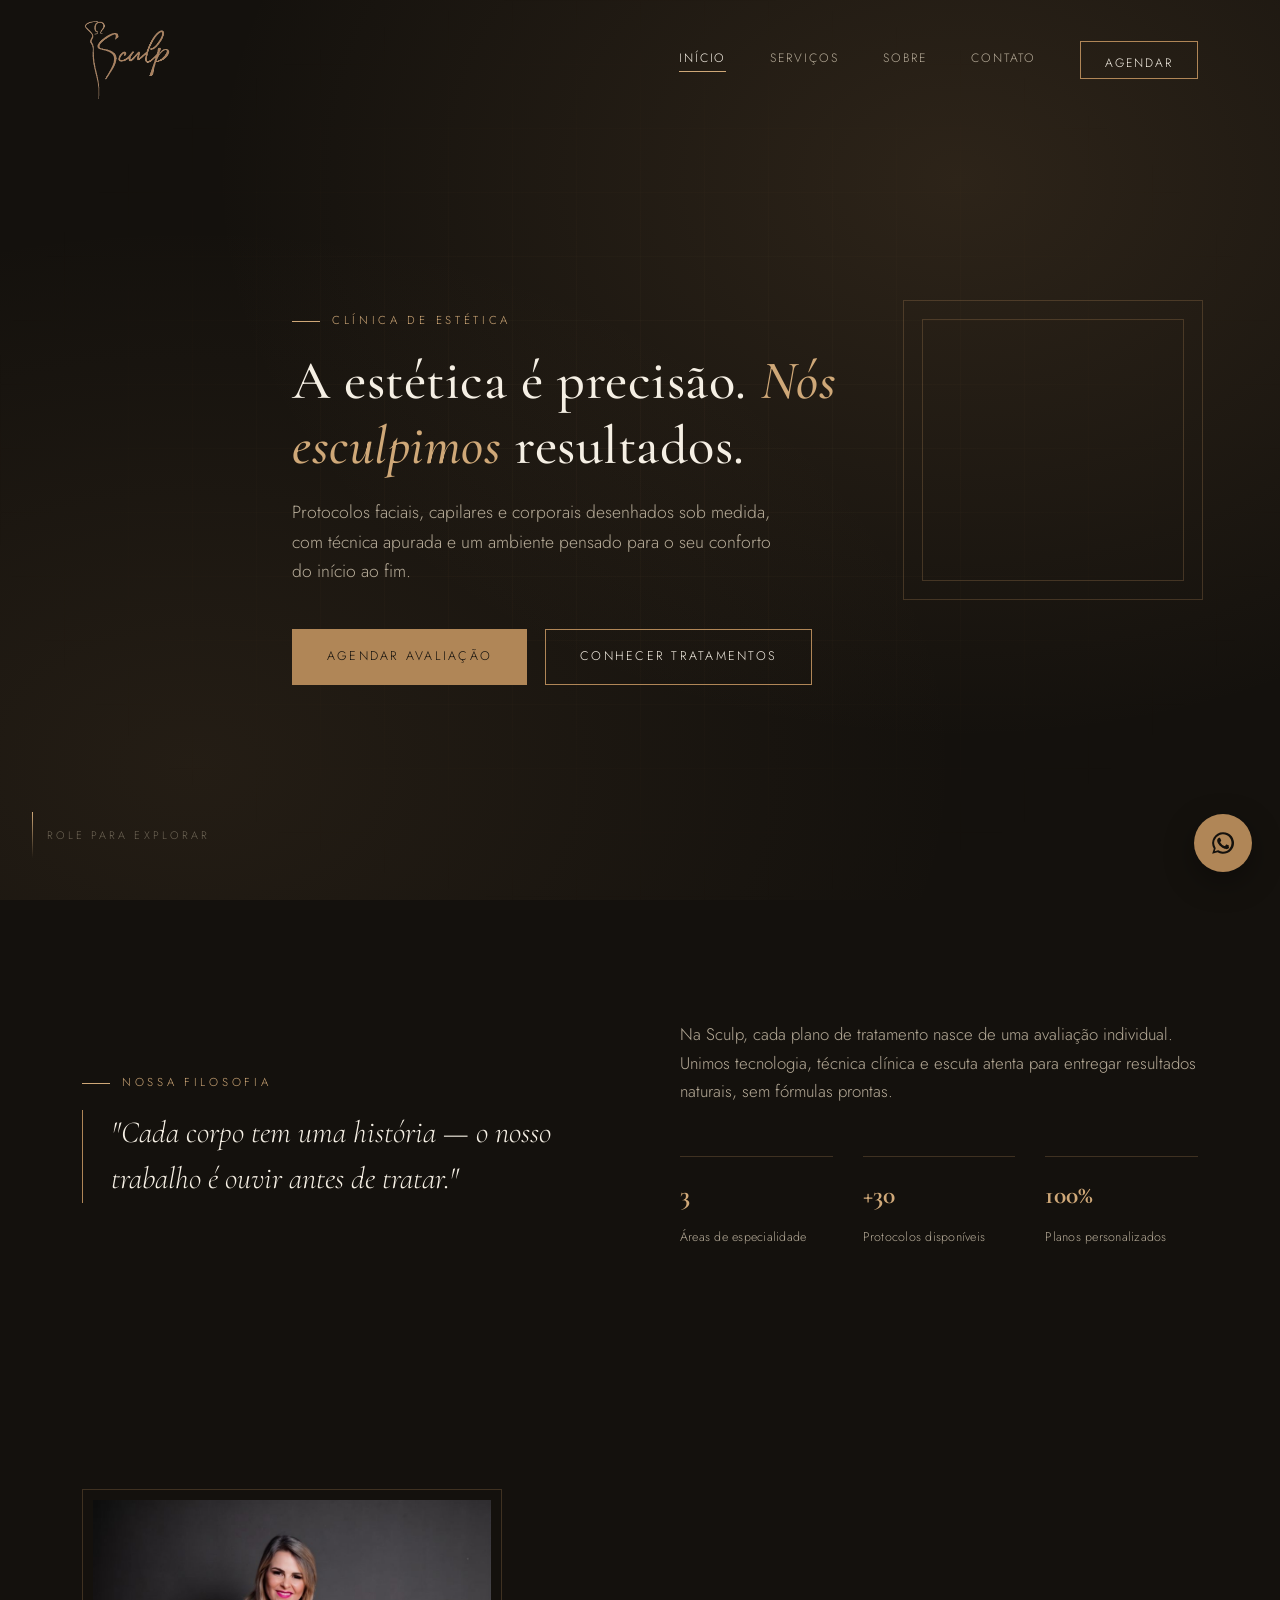
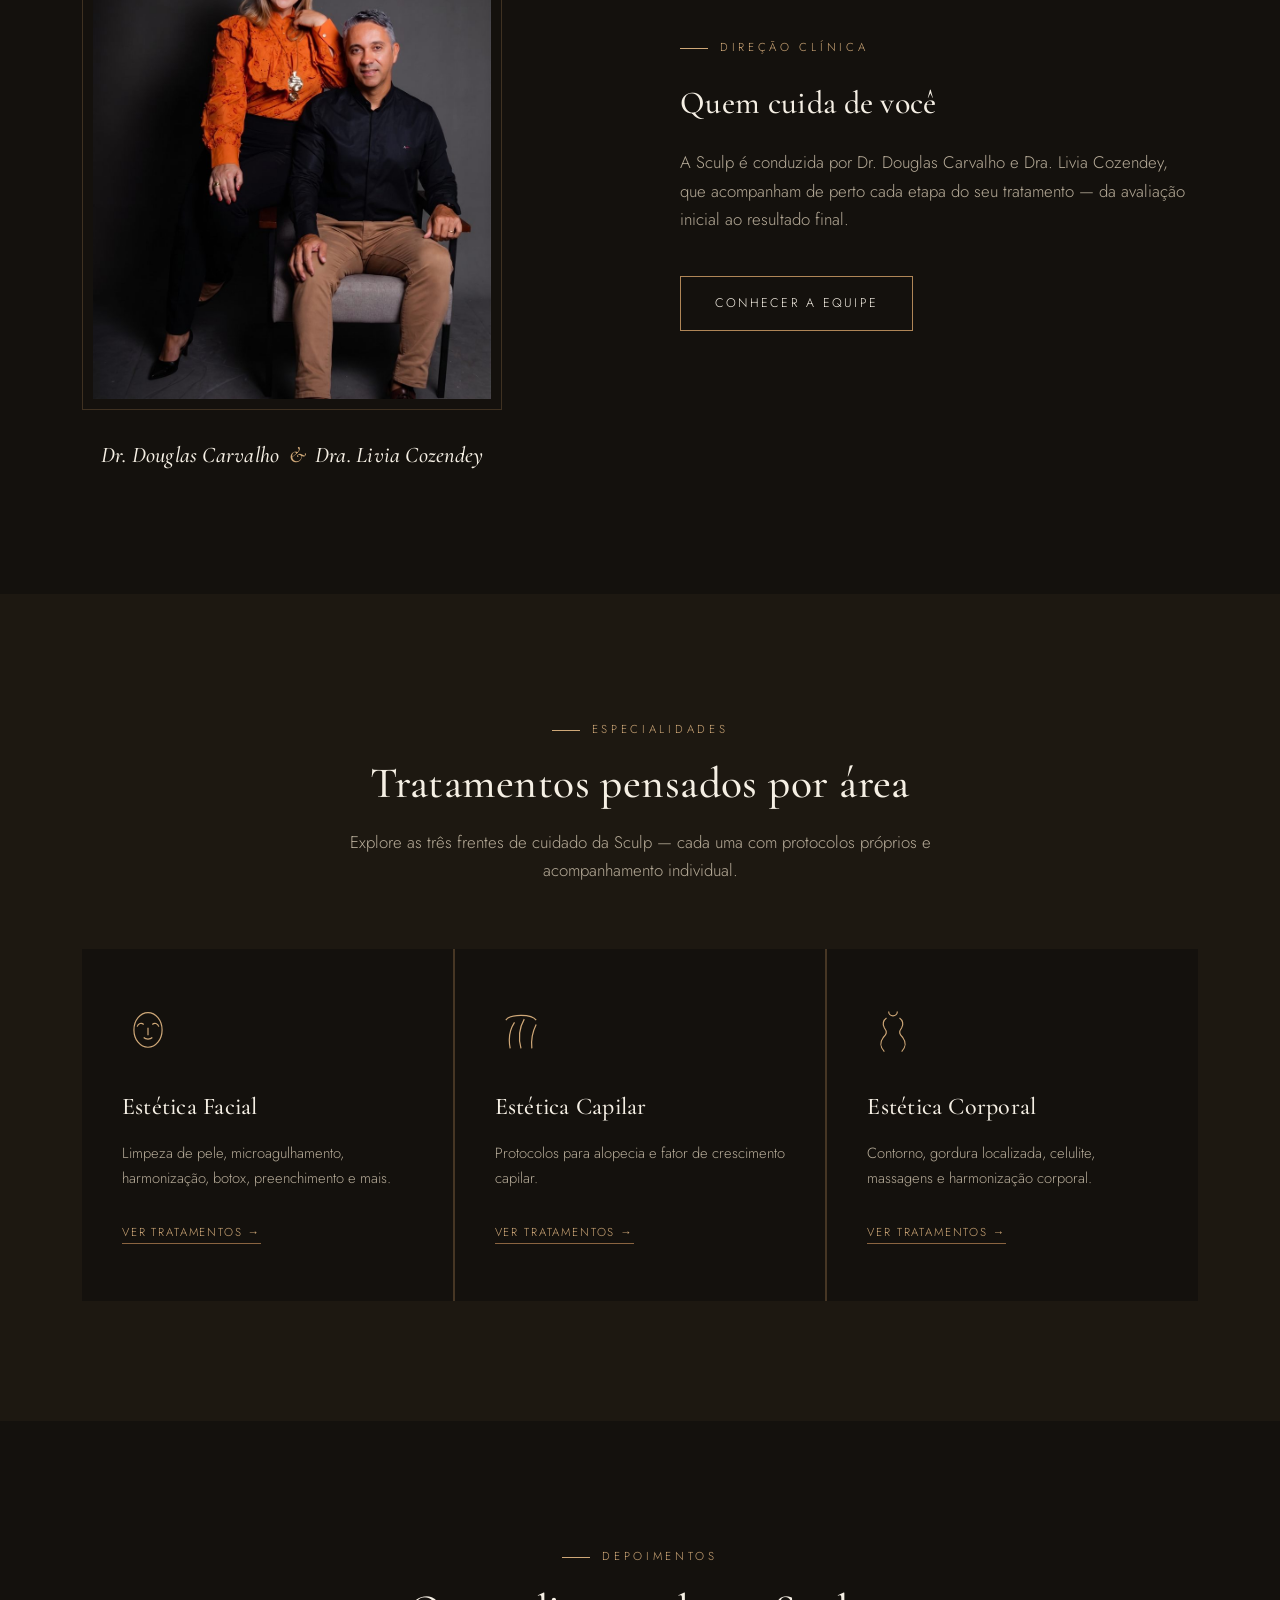
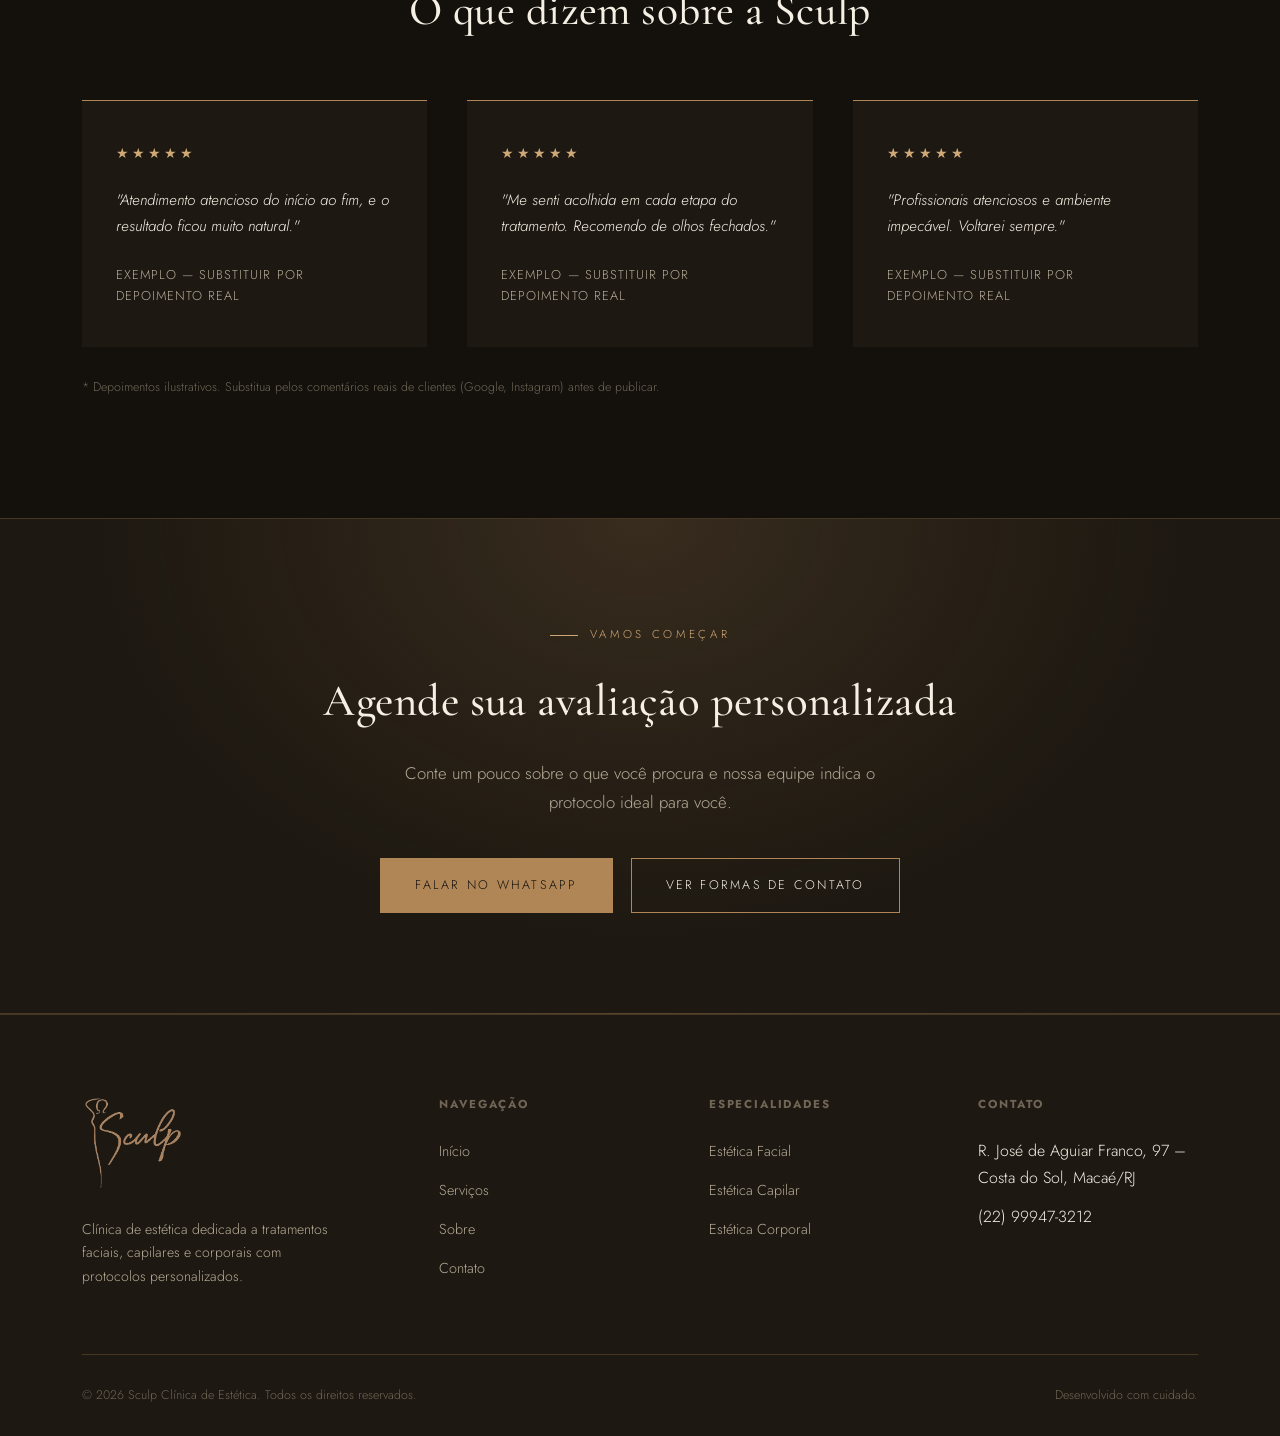
<file: index.html>
<!DOCTYPE html>
<html lang="pt-BR">
<head>
<meta charset="UTF-8">
<meta name="viewport" content="width=device-width, initial-scale=1.0">
<title>Sculp — Clínica de Estética</title>
<meta name="description" content="Sculp Clínica de Estética — tratamentos faciais, capilares e corporais com protocolos personalizados e acompanhamento próximo.">
<link rel="preconnect" href="https://fonts.googleapis.com">
<link rel="preconnect" href="https://fonts.gstatic.com" crossorigin>
<link href="https://fonts.googleapis.com/css2?family=Cormorant+Garamond:ital,wght@0,400;0,500;0,600;1,500&family=Jost:wght@300;400;500&display=swap" rel="stylesheet">
<link rel="stylesheet" href="css/style.css">
</head>
<body>

<header class="site-header">
  <div class="container">
    <a href="index.html" class="logo"><img src="images/logo.png" alt="Sculp Clínica de Estética"></a>
    <nav class="nav-links">
      <a href="index.html" class="active">Início</a>
      <a href="servicos.html">Serviços</a>
      <a href="sobre.html">Sobre</a>
      <a href="contato.html">Contato</a>
      <a href="https://wa.me/5522999473212" class="nav-cta" target="_blank" rel="noopener">Agendar</a>
    </nav>
    <button class="nav-toggle" aria-label="Abrir menu"><span></span><span></span><span></span></button>
  </div>
</header>

<section class="hero">
  <div class="container hero-inner">
    <p class="eyebrow">Clínica de Estética</p>
    <h1>A estética é precisão. <em>Nós esculpimos</em> resultados.</h1>
    <p class="lead">Protocolos faciais, capilares e corporais desenhados sob medida, com técnica apurada e um ambiente pensado para o seu conforto do início ao fim.</p>
    <div class="btn-row">
      <a href="https://wa.me/5522999473212" target="_blank" rel="noopener" class="btn btn-solid">Agendar avaliação</a>
      <a href="servicos.html" class="btn btn-outline">Conhecer tratamentos</a>
    </div>
  </div>
  <div class="hero-frame"></div>
  <div class="scroll-cue"><span class="line"></span>Role para explorar</div>
</section>

<section class="section">
  <div class="container philosophy">
    <div>
      <p class="eyebrow">Nossa filosofia</p>
      <blockquote>"Cada corpo tem uma história — o nosso trabalho é ouvir antes de tratar."</blockquote>
    </div>
    <div>
      <p class="lead" style="margin-top:0;">Na Sculp, cada plano de tratamento nasce de uma avaliação individual. Unimos tecnologia, técnica clínica e escuta atenta para entregar resultados naturais, sem fórmulas prontas.</p>
      <div class="stat-row">
        <div><strong>3</strong><span>Áreas de especialidade</span></div>
        <div><strong>+30</strong><span>Protocolos disponíveis</span></div>
        <div><strong>100%</strong><span>Planos personalizados</span></div>
      </div>
    </div>
  </div>
</section>

<section class="section">
  <div class="container philosophy">
    <div class="team-photo-wrap" style="margin:0;">
      <img src="images/equipe.jpg" alt="Dr. Douglas Carvalho e Dra. Livia Cozendey" class="team-photo">
      <div class="team-photo-caption">
        <h4>Dr. Douglas Carvalho <span>&amp;</span> Dra. Livia Cozendey</h4>
      </div>
    </div>
    <div>
      <p class="eyebrow">Direção clínica</p>
      <h2 style="font-size:2rem; margin-bottom:18px;">Quem cuida de você</h2>
      <p class="lead" style="margin-top:0;">A Sculp é conduzida por Dr. Douglas Carvalho e Dra. Livia Cozendey, que acompanham de perto cada etapa do seu tratamento — da avaliação inicial ao resultado final.</p>
      <div class="btn-row">
        <a href="sobre.html" class="btn btn-outline">Conhecer a equipe</a>
      </div>
    </div>
  </div>
</section>

<section class="section section-alt">
  <div class="container">
    <div class="section-head center">
      <p class="eyebrow">Especialidades</p>
      <h2>Tratamentos pensados por área</h2>
      <p class="lead">Explore as três frentes de cuidado da Sculp — cada uma com protocolos próprios e acompanhamento individual.</p>
    </div>
  </div>
  <div class="container">
    <div class="cat-grid">
      <a href="servicos.html#facial" class="cat-card">
        <div class="cat-icon">
          <svg viewBox="0 0 48 48" fill="none" stroke="currentColor" stroke-width="1.1"><ellipse cx="24" cy="23" rx="13" ry="16"/><path d="M14 20c1-3 4-4 6-2"/><path d="M28 18c2-2 5-1 6 2"/><path d="M20 30c2 2 6 2 8 0"/><path d="M24 21v7"/></svg>
        </div>
        <h3>Estética Facial</h3>
        <p>Limpeza de pele, microagulhamento, harmonização, botox, preenchimento e mais.</p>
        <span class="cat-link">Ver tratamentos →</span>
      </a>
      <a href="servicos.html#capilar" class="cat-card">
        <div class="cat-icon">
          <svg viewBox="0 0 48 48" fill="none" stroke="currentColor" stroke-width="1.1"><path d="M14 40c-2-10 0-18 4-24"/><path d="M24 40c-3-11-1-20 3-27"/><path d="M34 40c-1-9 1-16 4-22"/><path d="M10 14c4-6 24-6 28 0"/></svg>
        </div>
        <h3>Estética Capilar</h3>
        <p>Protocolos para alopecia e fator de crescimento capilar.</p>
        <span class="cat-link">Ver tratamentos →</span>
      </a>
      <a href="servicos.html#corporal" class="cat-card">
        <div class="cat-icon">
          <svg viewBox="0 0 48 48" fill="none" stroke="currentColor" stroke-width="1.1"><path d="M20 6a4 4 0 108 0"/><path d="M18 12c-3 2-4 6-2 9 3 4 2 6-1 9-3 4-3 9 1 13"/><path d="M30 12c3 2 4 6 2 9-3 4-2 6 1 9 3 4 3 9-1 13"/></svg>
        </div>
        <h3>Estética Corporal</h3>
        <p>Contorno, gordura localizada, celulite, massagens e harmonização corporal.</p>
        <span class="cat-link">Ver tratamentos →</span>
      </a>
    </div>
  </div>
</section>

<section class="section">
  <div class="container">
    <div class="section-head center">
      <p class="eyebrow">Depoimentos</p>
      <h2>O que dizem sobre a Sculp</h2>
    </div>
    <div class="testi-grid">
      <div class="testi-card">
        <div class="stars">★★★★★</div>
        <p>"Atendimento atencioso do início ao fim, e o resultado ficou muito natural."</p>
        <div class="name">Exemplo — substituir por depoimento real</div>
      </div>
      <div class="testi-card">
        <div class="stars">★★★★★</div>
        <p>"Me senti acolhida em cada etapa do tratamento. Recomendo de olhos fechados."</p>
        <div class="name">Exemplo — substituir por depoimento real</div>
      </div>
      <div class="testi-card">
        <div class="stars">★★★★★</div>
        <p>"Profissionais atenciosos e ambiente impecável. Voltarei sempre."</p>
        <div class="name">Exemplo — substituir por depoimento real</div>
      </div>
    </div>
    <p class="testi-note">* Depoimentos ilustrativos. Substitua pelos comentários reais de clientes (Google, Instagram) antes de publicar.</p>
  </div>
</section>

<section class="cta-banner">
  <div class="container">
    <p class="eyebrow">Vamos começar</p>
    <h2>Agende sua avaliação personalizada</h2>
    <p class="lead">Conte um pouco sobre o que você procura e nossa equipe indica o protocolo ideal para você.</p>
    <div class="btn-row">
      <a href="https://wa.me/5522999473212" target="_blank" rel="noopener" class="btn btn-solid">Falar no WhatsApp</a>
      <a href="contato.html" class="btn btn-outline">Ver formas de contato</a>
    </div>
  </div>
</section>

<footer class="site-footer">
  <div class="container">
    <div class="footer-grid">
      <div>
        <a href="index.html" class="logo"><img src="images/logo.png" alt="Sculp Clínica de Estética"></a>
        <p>Clínica de estética dedicada a tratamentos faciais, capilares e corporais com protocolos personalizados.</p>
      </div>
      <div class="footer-col">
        <h5>Navegação</h5>
        <ul>
          <li><a href="index.html">Início</a></li>
          <li><a href="servicos.html">Serviços</a></li>
          <li><a href="sobre.html">Sobre</a></li>
          <li><a href="contato.html">Contato</a></li>
        </ul>
      </div>
      <div class="footer-col">
        <h5>Especialidades</h5>
        <ul>
          <li><a href="servicos.html#facial">Estética Facial</a></li>
          <li><a href="servicos.html#capilar">Estética Capilar</a></li>
          <li><a href="servicos.html#corporal">Estética Corporal</a></li>
        </ul>
      </div>
      <div class="footer-col">
        <h5>Contato</h5>
        <ul>
          <li>R. José de Aguiar Franco, 97 – Costa do Sol, Macaé/RJ</li>
          <li>(22) 99947-3212</li>
        </ul>
      </div>
    </div>
    <div class="footer-bottom">
      <span>© 2026 Sculp Clínica de Estética. Todos os direitos reservados.</span>
      <span>Desenvolvido com cuidado.</span>
    </div>
  </div>
</footer>

<a href="https://wa.me/5522999473212" target="_blank" rel="noopener" class="wa-float" aria-label="Falar no WhatsApp">
  <svg viewBox="0 0 24 24" fill="currentColor"><path d="M17.5 14.4c-.3-.2-1.8-.9-2-1s-.5-.1-.7.1-.8 1-.9 1.2-.3.2-.6.1a7.7 7.7 0 01-3.8-3.3c-.3-.5.3-.5.8-1.5.1-.2 0-.4 0-.5L9.4 7.6c-.2-.5-.4-.4-.6-.4h-.5a1 1 0 00-.7.3 3 3 0 00-1 2.3c0 1.3.9 2.6 1.1 2.8.1.2 2 3 4.8 4.3 2.7 1.1 2.7.8 3.2.7a2.7 2.7 0 001.8-1.3c.2-.4.2-.7.1-.8s-.2-.1-.5-.3z"/><path d="M12 2a10 10 0 00-8.5 15.2L2 22l4.9-1.5A10 10 0 1012 2zm0 18a8 8 0 01-4.3-1.2l-.3-.2-3 .9.9-2.9-.2-.3A8 8 0 1112 20z"/></svg>
</a>

<script src="js/script.js"></script>
</body>
</html>
</file>
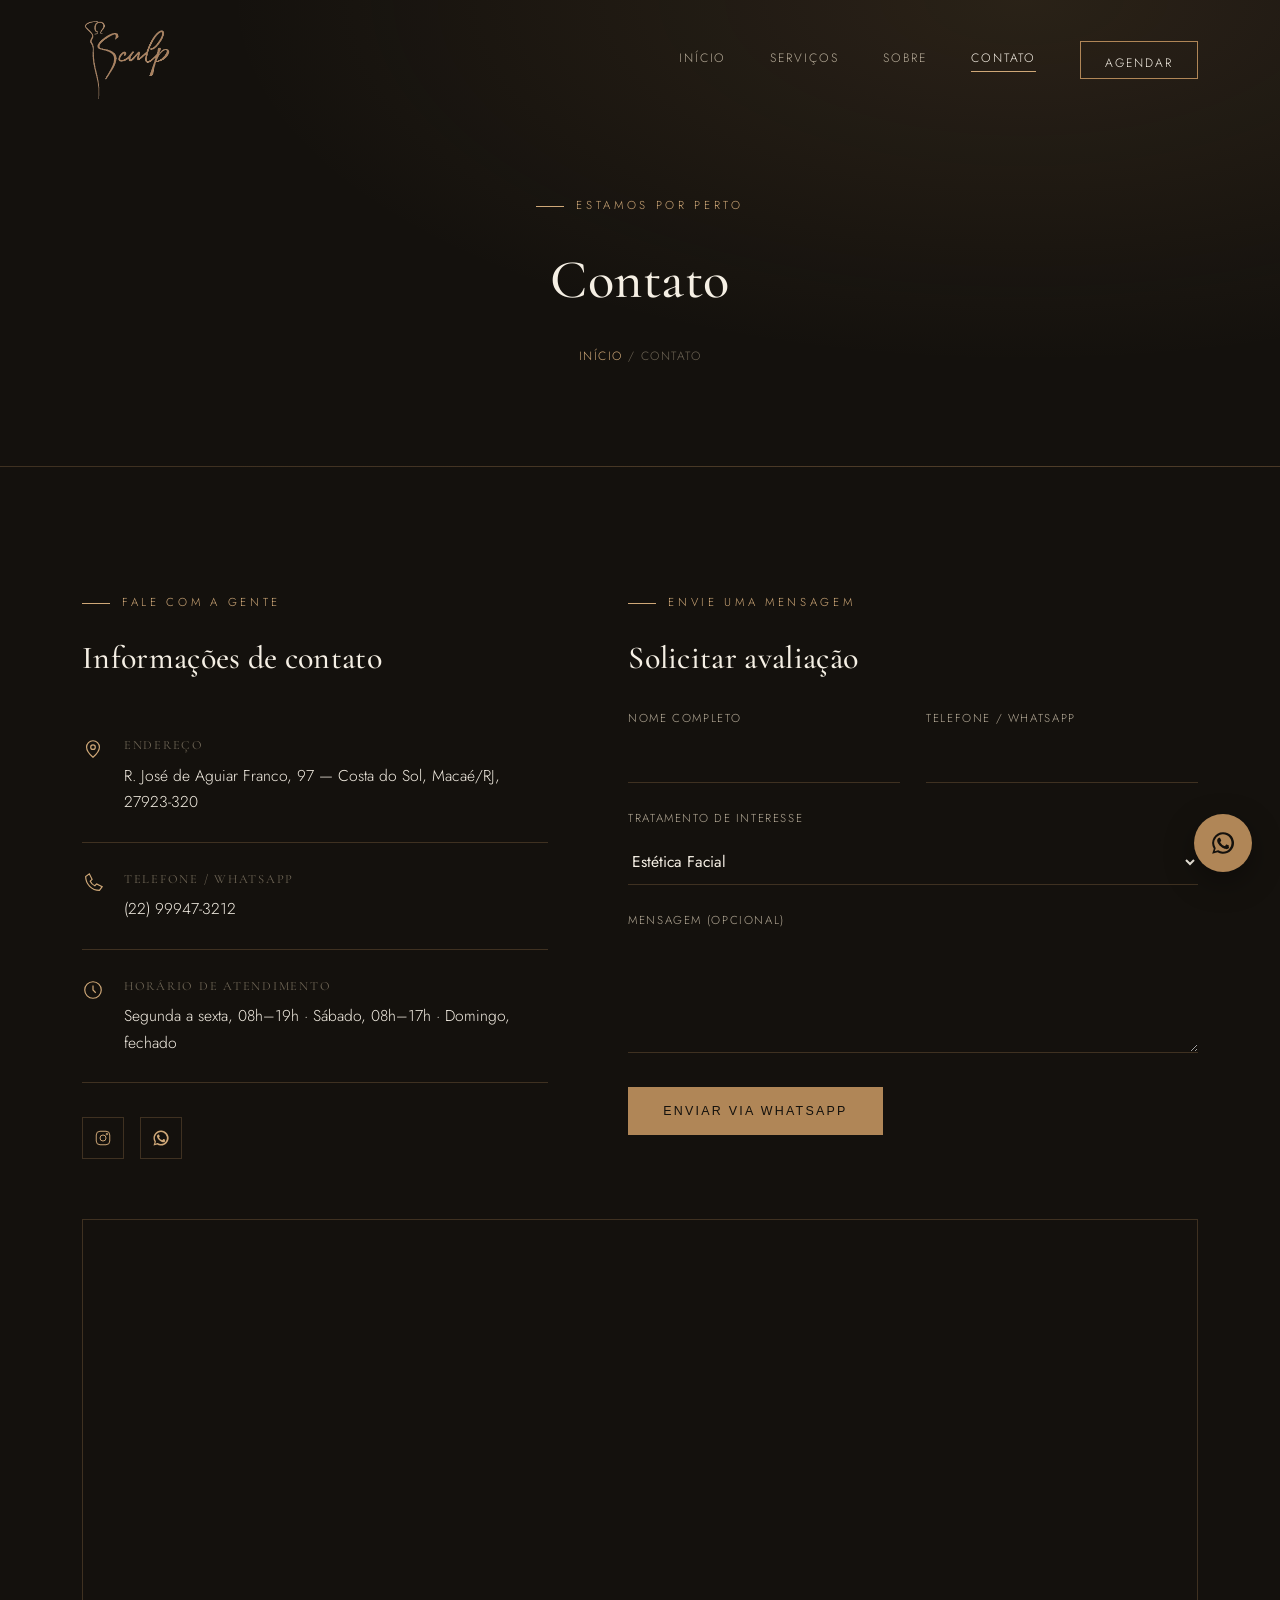
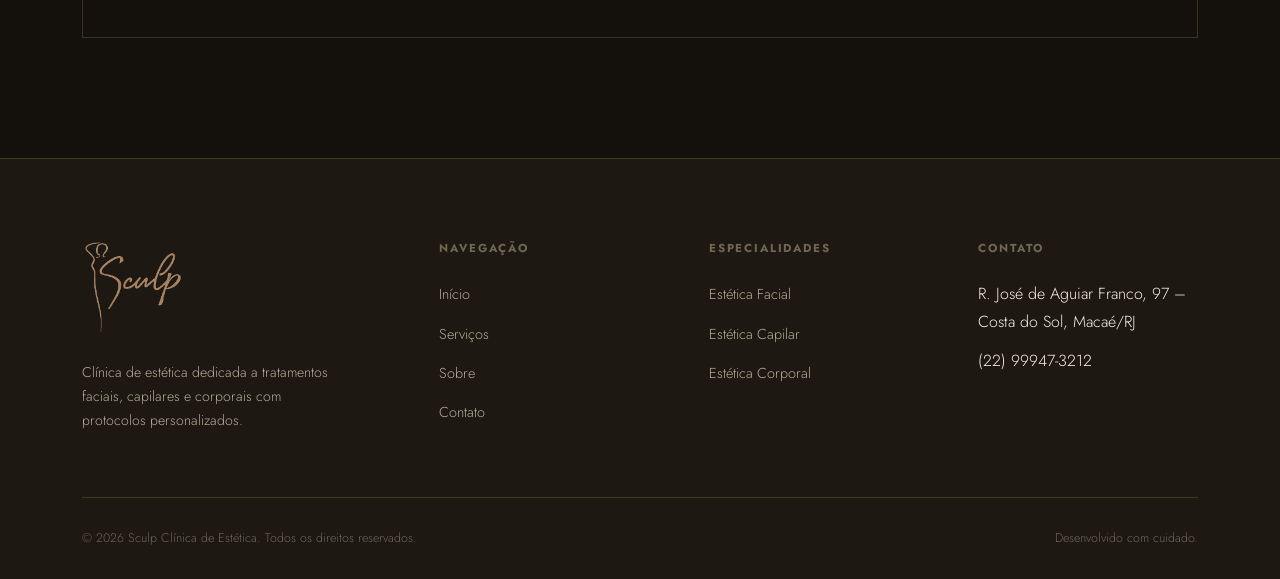
<file: contato.html>
<!DOCTYPE html>
<html lang="pt-BR">
<head>
<meta charset="UTF-8">
<meta name="viewport" content="width=device-width, initial-scale=1.0">
<title>Contato — Sculp Clínica de Estética</title>
<meta name="description" content="Entre em contato com a Sculp Clínica de Estética e agende sua avaliação.">
<link rel="preconnect" href="https://fonts.googleapis.com">
<link rel="preconnect" href="https://fonts.gstatic.com" crossorigin>
<link href="https://fonts.googleapis.com/css2?family=Cormorant+Garamond:ital,wght@0,400;0,500;0,600;1,500&family=Jost:wght@300;400;500&display=swap" rel="stylesheet">
<link rel="stylesheet" href="css/style.css">
</head>
<body>

<header class="site-header">
  <div class="container">
    <a href="index.html" class="logo"><img src="images/logo.png" alt="Sculp Clínica de Estética"></a>
    <nav class="nav-links">
      <a href="index.html">Início</a>
      <a href="servicos.html">Serviços</a>
      <a href="sobre.html">Sobre</a>
      <a href="contato.html" class="active">Contato</a>
      <a href="https://wa.me/5522999473212" class="nav-cta" target="_blank" rel="noopener">Agendar</a>
    </nav>
    <button class="nav-toggle" aria-label="Abrir menu"><span></span><span></span><span></span></button>
  </div>
</header>

<section class="page-hero">
  <div class="container">
    <p class="eyebrow">Estamos por perto</p>
    <h1>Contato</h1>
    <p class="breadcrumb"><a href="index.html">Início</a> / Contato</p>
  </div>
</section>

<section class="section">
  <div class="container contact-grid">
    <div>
      <p class="eyebrow">Fale com a gente</p>
      <h2 style="font-size:2rem; margin-bottom:24px;">Informações de contato</h2>

      <div class="contact-info-item">
        <div class="icon"><svg viewBox="0 0 24 24" fill="none" stroke="currentColor" stroke-width="1.3"><path d="M12 21s-7-6.2-7-11a7 7 0 1114 0c0 4.8-7 11-7 11z"/><circle cx="12" cy="10" r="2.5"/></svg></div>
        <div>
          <h4>Endereço</h4>
          <p>R. José de Aguiar Franco, 97 — Costa do Sol, Macaé/RJ, 27923-320</p>
        </div>
      </div>

      <div class="contact-info-item">
        <div class="icon"><svg viewBox="0 0 24 24" fill="none" stroke="currentColor" stroke-width="1.3"><path d="M4 5c0 8.3 6.7 15 15 15l3-4-6-3-2 2c-2.2-1-4-2.8-5-5l2-2-3-6-4 3z"/></svg></div>
        <div>
          <h4>Telefone / WhatsApp</h4>
          <p>(22) 99947-3212</p>
        </div>
      </div>

      <div class="contact-info-item">
        <div class="icon"><svg viewBox="0 0 24 24" fill="none" stroke="currentColor" stroke-width="1.3"><circle cx="12" cy="12" r="9"/><path d="M12 7v5l3 3"/></svg></div>
        <div>
          <h4>Horário de atendimento</h4>
          <p>Segunda a sexta, 08h–19h · Sábado, 08h–17h · Domingo, fechado</p>
        </div>
      </div>

      <div class="social-row">
        <a href="https://www.instagram.com/clinicaesteticasculp/" target="_blank" rel="noopener" aria-label="Instagram">
          <svg viewBox="0 0 24 24" fill="none" stroke="currentColor" stroke-width="1.3"><rect x="3" y="3" width="18" height="18" rx="5"/><circle cx="12" cy="12" r="4"/><circle cx="17.2" cy="6.8" r="1"/></svg>
        </a>
        <a href="https://wa.me/5522999473212" target="_blank" rel="noopener" aria-label="WhatsApp">
          <svg viewBox="0 0 24 24" fill="currentColor"><path d="M17.5 14.4c-.3-.2-1.8-.9-2-1s-.5-.1-.7.1-.8 1-.9 1.2-.3.2-.6.1a7.7 7.7 0 01-3.8-3.3c-.3-.5.3-.5.8-1.5.1-.2 0-.4 0-.5L9.4 7.6c-.2-.5-.4-.4-.6-.4h-.5a1 1 0 00-.7.3 3 3 0 00-1 2.3c0 1.3.9 2.6 1.1 2.8.1.2 2 3 4.8 4.3 2.7 1.1 2.7.8 3.2.7a2.7 2.7 0 001.8-1.3c.2-.4.2-.7.1-.8s-.2-.1-.5-.3z"/><path d="M12 2a10 10 0 00-8.5 15.2L2 22l4.9-1.5A10 10 0 1012 2zm0 18a8 8 0 01-4.3-1.2l-.3-.2-3 .9.9-2.9-.2-.3A8 8 0 1112 20z"/></svg>
        </a>
      </div>
    </div>

    <div>
      <p class="eyebrow">Envie uma mensagem</p>
      <h2 style="font-size:2rem; margin-bottom:24px;">Solicitar avaliação</h2>
      <form class="contact-form">
        <div class="form-row">
          <div class="form-field">
            <label for="name">Nome completo</label>
            <input type="text" id="name" name="name" required>
          </div>
          <div class="form-field">
            <label for="phone">Telefone / WhatsApp</label>
            <input type="tel" id="phone" name="phone" required>
          </div>
        </div>
        <div class="form-field">
          <label for="treatment">Tratamento de interesse</label>
          <select id="treatment" name="treatment">
            <option>Estética Facial</option>
            <option>Estética Capilar</option>
            <option>Estética Corporal</option>
            <option>Ainda não sei — quero uma indicação</option>
          </select>
        </div>
        <div class="form-field">
          <label for="message">Mensagem (opcional)</label>
          <textarea id="message" name="message" rows="4"></textarea>
        </div>
        <button type="submit" class="btn btn-solid">Enviar via WhatsApp</button>
      </form>
    </div>
  </div>

  <div class="container">
    <div class="map-block">
      <iframe src="https://www.google.com/maps?q=R.+Jos%C3%A9+de+Aguiar+Franco,+97+-+Costa+do+Sol,+Maca%C3%A9+-+RJ,+27923-320&output=embed" loading="lazy" title="Localização da Sculp"></iframe>
    </div>
  </div>
</section>

<footer class="site-footer">
  <div class="container">
    <div class="footer-grid">
      <div>
        <a href="index.html" class="logo"><img src="images/logo.png" alt="Sculp Clínica de Estética"></a>
        <p>Clínica de estética dedicada a tratamentos faciais, capilares e corporais com protocolos personalizados.</p>
      </div>
      <div class="footer-col">
        <h5>Navegação</h5>
        <ul>
          <li><a href="index.html">Início</a></li>
          <li><a href="servicos.html">Serviços</a></li>
          <li><a href="sobre.html">Sobre</a></li>
          <li><a href="contato.html">Contato</a></li>
        </ul>
      </div>
      <div class="footer-col">
        <h5>Especialidades</h5>
        <ul>
          <li><a href="servicos.html#facial">Estética Facial</a></li>
          <li><a href="servicos.html#capilar">Estética Capilar</a></li>
          <li><a href="servicos.html#corporal">Estética Corporal</a></li>
        </ul>
      </div>
      <div class="footer-col">
        <h5>Contato</h5>
        <ul>
          <li>R. José de Aguiar Franco, 97 – Costa do Sol, Macaé/RJ</li>
          <li>(22) 99947-3212</li>
        </ul>
      </div>
    </div>
    <div class="footer-bottom">
      <span>© 2026 Sculp Clínica de Estética. Todos os direitos reservados.</span>
      <span>Desenvolvido com cuidado.</span>
    </div>
  </div>
</footer>

<a href="https://wa.me/5522999473212" target="_blank" rel="noopener" class="wa-float" aria-label="Falar no WhatsApp">
  <svg viewBox="0 0 24 24" fill="currentColor"><path d="M17.5 14.4c-.3-.2-1.8-.9-2-1s-.5-.1-.7.1-.8 1-.9 1.2-.3.2-.6.1a7.7 7.7 0 01-3.8-3.3c-.3-.5.3-.5.8-1.5.1-.2 0-.4 0-.5L9.4 7.6c-.2-.5-.4-.4-.6-.4h-.5a1 1 0 00-.7.3 3 3 0 00-1 2.3c0 1.3.9 2.6 1.1 2.8.1.2 2 3 4.8 4.3 2.7 1.1 2.7.8 3.2.7a2.7 2.7 0 001.8-1.3c.2-.4.2-.7.1-.8s-.2-.1-.5-.3z"/><path d="M12 2a10 10 0 00-8.5 15.2L2 22l4.9-1.5A10 10 0 1012 2zm0 18a8 8 0 01-4.3-1.2l-.3-.2-3 .9.9-2.9-.2-.3A8 8 0 1112 20z"/></svg>
</a>

<script src="js/script.js"></script>
</body>
</html>
</file>
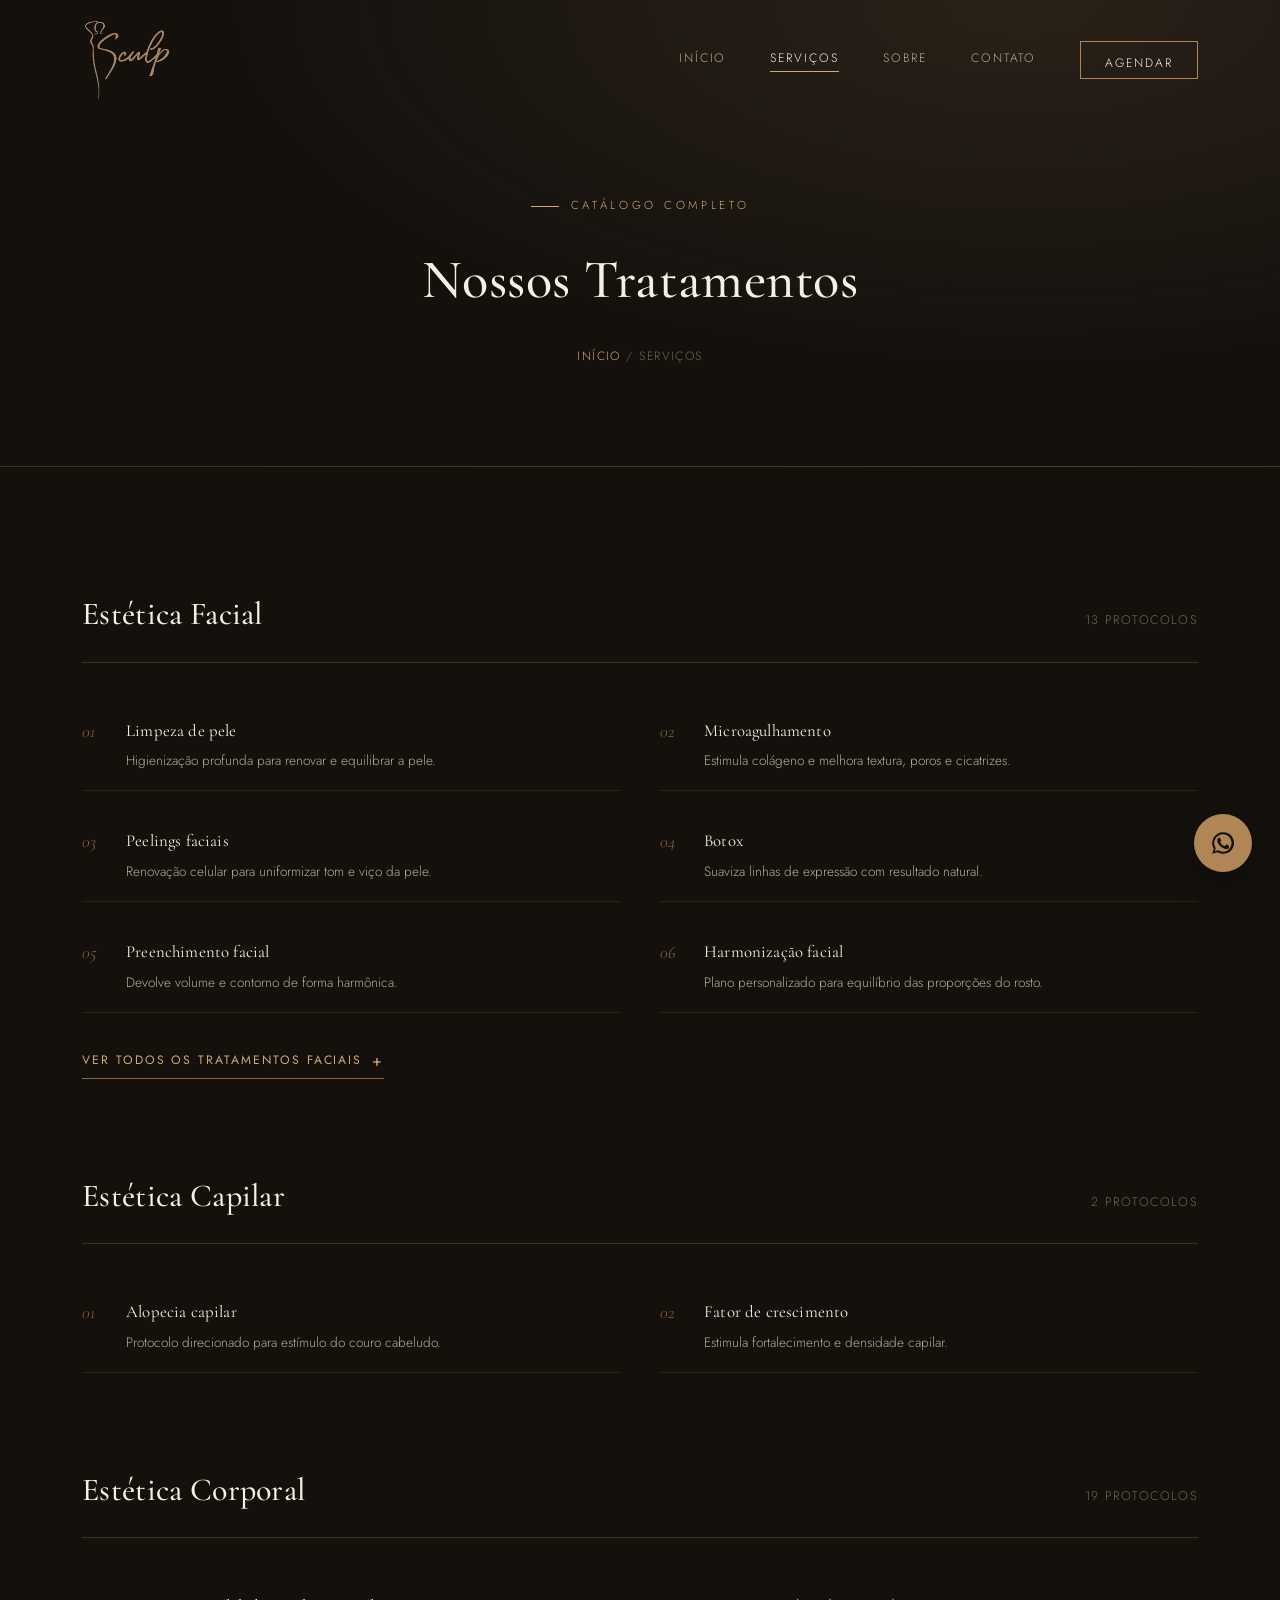
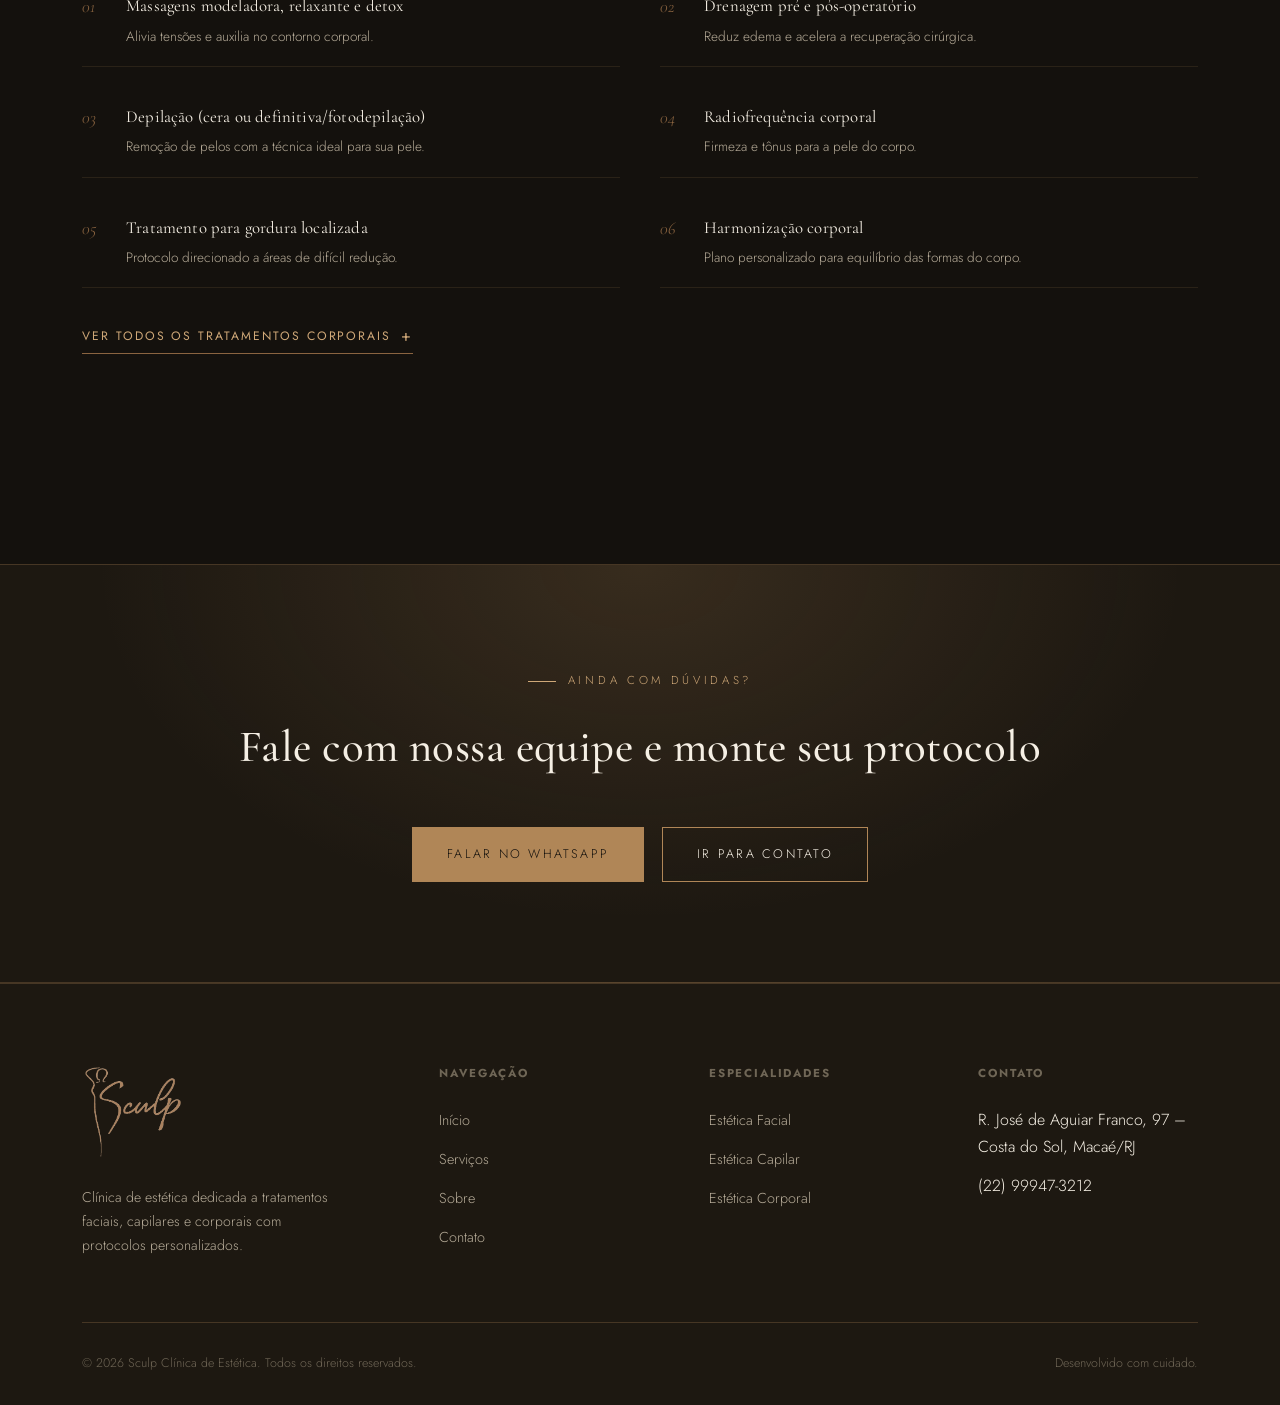
<file: servicos.html>
<!DOCTYPE html>
<html lang="pt-BR">
<head>
<meta charset="UTF-8">
<meta name="viewport" content="width=device-width, initial-scale=1.0">
<title>Serviços — Sculp Clínica de Estética</title>
<meta name="description" content="Conheça os tratamentos faciais, capilares e corporais da Sculp Clínica de Estética.">
<link rel="preconnect" href="https://fonts.googleapis.com">
<link rel="preconnect" href="https://fonts.gstatic.com" crossorigin>
<link href="https://fonts.googleapis.com/css2?family=Cormorant+Garamond:ital,wght@0,400;0,500;0,600;1,500&family=Jost:wght@300;400;500&display=swap" rel="stylesheet">
<link rel="stylesheet" href="css/style.css">
</head>
<body>

<header class="site-header">
  <div class="container">
    <a href="index.html" class="logo"><img src="images/logo.png" alt="Sculp Clínica de Estética"></a>
    <nav class="nav-links">
      <a href="index.html">Início</a>
      <a href="servicos.html" class="active">Serviços</a>
      <a href="sobre.html">Sobre</a>
      <a href="contato.html">Contato</a>
      <a href="https://wa.me/5522999473212" class="nav-cta" target="_blank" rel="noopener">Agendar</a>
    </nav>
    <button class="nav-toggle" aria-label="Abrir menu"><span></span><span></span><span></span></button>
  </div>
</header>

<section class="page-hero">
  <div class="container">
    <p class="eyebrow">Catálogo completo</p>
    <h1>Nossos Tratamentos</h1>
    <p class="breadcrumb"><a href="index.html">Início</a> / Serviços</p>
  </div>
</section>

<section class="section">
  <div class="container">

    <!-- FACIAL -->
    <div class="service-category" id="facial">
      <div class="service-category-head">
        <h2>Estética Facial</h2>
        <span class="count">13 protocolos</span>
      </div>

      <div class="service-highlights">
        <div class="service-item"><span class="num">01</span><div><h4>Limpeza de pele</h4><p>Higienização profunda para renovar e equilibrar a pele.</p></div></div>
        <div class="service-item"><span class="num">02</span><div><h4>Microagulhamento</h4><p>Estimula colágeno e melhora textura, poros e cicatrizes.</p></div></div>
        <div class="service-item"><span class="num">03</span><div><h4>Peelings faciais</h4><p>Renovação celular para uniformizar tom e viço da pele.</p></div></div>
        <div class="service-item"><span class="num">04</span><div><h4>Botox</h4><p>Suaviza linhas de expressão com resultado natural.</p></div></div>
        <div class="service-item"><span class="num">05</span><div><h4>Preenchimento facial</h4><p>Devolve volume e contorno de forma harmônica.</p></div></div>
        <div class="service-item"><span class="num">06</span><div><h4>Harmonização facial</h4><p>Plano personalizado para equilíbrio das proporções do rosto.</p></div></div>
      </div>

      <div class="service-highlights service-more" id="facial-more">
        <div class="service-item"><span class="num">07</span><div><h4>Dermaplaning</h4><p>Esfoliação mecânica que renova a superfície da pele.</p></div></div>
        <div class="service-item"><span class="num">08</span><div><h4>Tratamento de melasma</h4><p>Protocolo específico para manchas e uniformidade de tom.</p></div></div>
        <div class="service-item"><span class="num">09</span><div><h4>Drenagem facial e pós-operatório</h4><p>Reduz edema e acelera a recuperação facial.</p></div></div>
        <div class="service-item"><span class="num">10</span><div><h4>Radiofrequência</h4><p>Estímulo térmico para firmeza e tônus da pele.</p></div></div>
        <div class="service-item"><span class="num">11</span><div><h4>Skinbooster</h4><p>Hidratação profunda para viço e luminosidade.</p></div></div>
        <div class="service-item"><span class="num">12</span><div><h4>Emagrecimento facial</h4><p>Protocolo para contorno e definição do rosto.</p></div></div>
        <div class="service-item"><span class="num">13</span><div><h4>Bioestimuladores (Sculptra/Radiesse)</h4><p>Estímulo gradual de colágeno para firmeza duradoura.</p></div></div>
      </div>

      <button class="toggle-more" data-target="facial-more" data-label="Ver todos os tratamentos faciais">
        <span class="label">Ver todos os tratamentos faciais</span><span class="plus">+</span>
      </button>
    </div>

    <!-- CAPILAR -->
    <div class="service-category" id="capilar">
      <div class="service-category-head">
        <h2>Estética Capilar</h2>
        <span class="count">2 protocolos</span>
      </div>
      <div class="service-highlights">
        <div class="service-item"><span class="num">01</span><div><h4>Alopecia capilar</h4><p>Protocolo direcionado para estímulo do couro cabeludo.</p></div></div>
        <div class="service-item"><span class="num">02</span><div><h4>Fator de crescimento</h4><p>Estimula fortalecimento e densidade capilar.</p></div></div>
      </div>
    </div>

    <!-- CORPORAL -->
    <div class="service-category" id="corporal">
      <div class="service-category-head">
        <h2>Estética Corporal</h2>
        <span class="count">19 protocolos</span>
      </div>

      <div class="service-highlights">
        <div class="service-item"><span class="num">01</span><div><h4>Massagens modeladora, relaxante e detox</h4><p>Alivia tensões e auxilia no contorno corporal.</p></div></div>
        <div class="service-item"><span class="num">02</span><div><h4>Drenagem pré e pós-operatório</h4><p>Reduz edema e acelera a recuperação cirúrgica.</p></div></div>
        <div class="service-item"><span class="num">03</span><div><h4>Depilação (cera ou definitiva/fotodepilação)</h4><p>Remoção de pelos com a técnica ideal para sua pele.</p></div></div>
        <div class="service-item"><span class="num">04</span><div><h4>Radiofrequência corporal</h4><p>Firmeza e tônus para a pele do corpo.</p></div></div>
        <div class="service-item"><span class="num">05</span><div><h4>Tratamento para gordura localizada</h4><p>Protocolo direcionado a áreas de difícil redução.</p></div></div>
        <div class="service-item"><span class="num">06</span><div><h4>Harmonização corporal</h4><p>Plano personalizado para equilíbrio das formas do corpo.</p></div></div>
      </div>

      <div class="service-highlights service-more" id="corporal-more">
        <div class="service-item"><span class="num">07</span><div><h4>Microagulhamento corporal</h4><p>Estimula colágeno e melhora textura da pele do corpo.</p></div></div>
        <div class="service-item"><span class="num">08</span><div><h4>Ultrassom de 3 MHz</h4><p>Ação em camadas profundas para contorno corporal.</p></div></div>
        <div class="service-item"><span class="num">09</span><div><h4>Hidrolipo</h4><p>Protocolo para redução de medidas e definição corporal.</p></div></div>
        <div class="service-item"><span class="num">10</span><div><h4>Liposhock</h4><p>Combinação de técnicas para contorno corporal.</p></div></div>
        <div class="service-item"><span class="num">11</span><div><h4>Enzimas lipolíticas, flacidez e estrias</h4><p>Protocolo direcionado a gordura, flacidez e estrias.</p></div></div>
        <div class="service-item"><span class="num">12</span><div><h4>Bioestimuladores (Sculptra/Radiesse)</h4><p>Estímulo gradual de colágeno para firmeza corporal.</p></div></div>
        <div class="service-item"><span class="num">13</span><div><h4>Emagrecimento corporal</h4><p>Protocolo para redução de medidas e definição.</p></div></div>
        <div class="service-item"><span class="num">14</span><div><h4>Acelerador metabólico</h4><p>Suporte complementar ao protocolo de emagrecimento.</p></div></div>
        <div class="service-item"><span class="num">15</span><div><h4>Inibidores de apetite</h4><p>Suporte complementar ao protocolo de emagrecimento.</p></div></div>
        <div class="service-item"><span class="num">16</span><div><h4>Subcisão contra celulite</h4><p>Técnica direcionada para textura da pele e celulite.</p></div></div>
        <div class="service-item"><span class="num">17</span><div><h4>Glúteo Max (bumbum na nuca)</h4><p>Protocolo para projeção e contorno glúteo.</p></div></div>
        <div class="service-item"><span class="num">18</span><div><h4>Bioplastia Glútea Definitiva</h4><p>Procedimento para definição glútea de longa duração.</p></div></div>
        <div class="service-item"><span class="num">19</span><div><h4>M.E.L.A. Ambulatorial</h4><p>Protocolo ambulatorial especializado — consulte detalhes.</p></div></div>
      </div>

      <button class="toggle-more" data-target="corporal-more" data-label="Ver todos os tratamentos corporais">
        <span class="label">Ver todos os tratamentos corporais</span><span class="plus">+</span>
      </button>
    </div>

  </div>
</section>

<section class="cta-banner">
  <div class="container">
    <p class="eyebrow">Ainda com dúvidas?</p>
    <h2>Fale com nossa equipe e monte seu protocolo</h2>
    <div class="btn-row">
      <a href="https://wa.me/5522999473212" target="_blank" rel="noopener" class="btn btn-solid">Falar no WhatsApp</a>
      <a href="contato.html" class="btn btn-outline">Ir para contato</a>
    </div>
  </div>
</section>

<footer class="site-footer">
  <div class="container">
    <div class="footer-grid">
      <div>
        <a href="index.html" class="logo"><img src="images/logo.png" alt="Sculp Clínica de Estética"></a>
        <p>Clínica de estética dedicada a tratamentos faciais, capilares e corporais com protocolos personalizados.</p>
      </div>
      <div class="footer-col">
        <h5>Navegação</h5>
        <ul>
          <li><a href="index.html">Início</a></li>
          <li><a href="servicos.html">Serviços</a></li>
          <li><a href="sobre.html">Sobre</a></li>
          <li><a href="contato.html">Contato</a></li>
        </ul>
      </div>
      <div class="footer-col">
        <h5>Especialidades</h5>
        <ul>
          <li><a href="servicos.html#facial">Estética Facial</a></li>
          <li><a href="servicos.html#capilar">Estética Capilar</a></li>
          <li><a href="servicos.html#corporal">Estética Corporal</a></li>
        </ul>
      </div>
      <div class="footer-col">
        <h5>Contato</h5>
        <ul>
          <li>R. José de Aguiar Franco, 97 – Costa do Sol, Macaé/RJ</li>
          <li>(22) 99947-3212</li>
        </ul>
      </div>
    </div>
    <div class="footer-bottom">
      <span>© 2026 Sculp Clínica de Estética. Todos os direitos reservados.</span>
      <span>Desenvolvido com cuidado.</span>
    </div>
  </div>
</footer>

<a href="https://wa.me/5522999473212" target="_blank" rel="noopener" class="wa-float" aria-label="Falar no WhatsApp">
  <svg viewBox="0 0 24 24" fill="currentColor"><path d="M17.5 14.4c-.3-.2-1.8-.9-2-1s-.5-.1-.7.1-.8 1-.9 1.2-.3.2-.6.1a7.7 7.7 0 01-3.8-3.3c-.3-.5.3-.5.8-1.5.1-.2 0-.4 0-.5L9.4 7.6c-.2-.5-.4-.4-.6-.4h-.5a1 1 0 00-.7.3 3 3 0 00-1 2.3c0 1.3.9 2.6 1.1 2.8.1.2 2 3 4.8 4.3 2.7 1.1 2.7.8 3.2.7a2.7 2.7 0 001.8-1.3c.2-.4.2-.7.1-.8s-.2-.1-.5-.3z"/><path d="M12 2a10 10 0 00-8.5 15.2L2 22l4.9-1.5A10 10 0 1012 2zm0 18a8 8 0 01-4.3-1.2l-.3-.2-3 .9.9-2.9-.2-.3A8 8 0 1112 20z"/></svg>
</a>

<script src="js/script.js"></script>
</body>
</html>
</file>
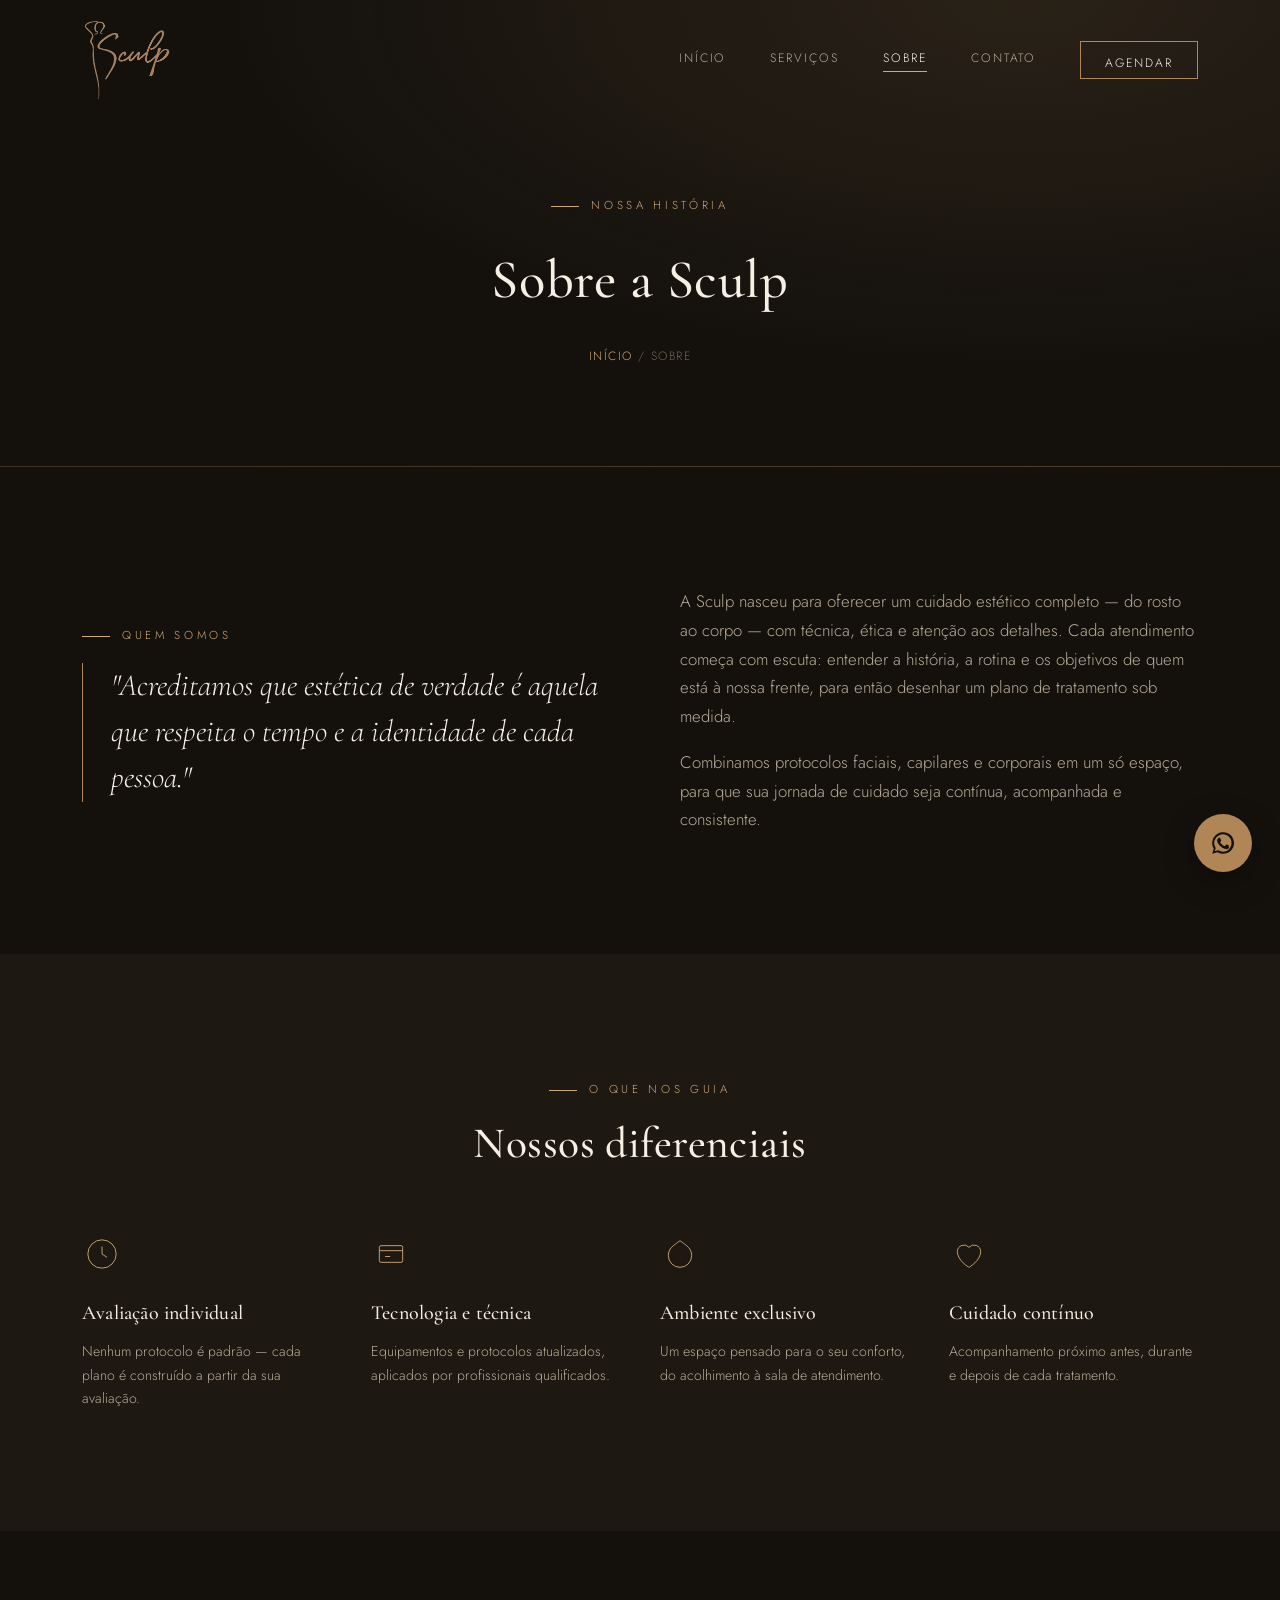
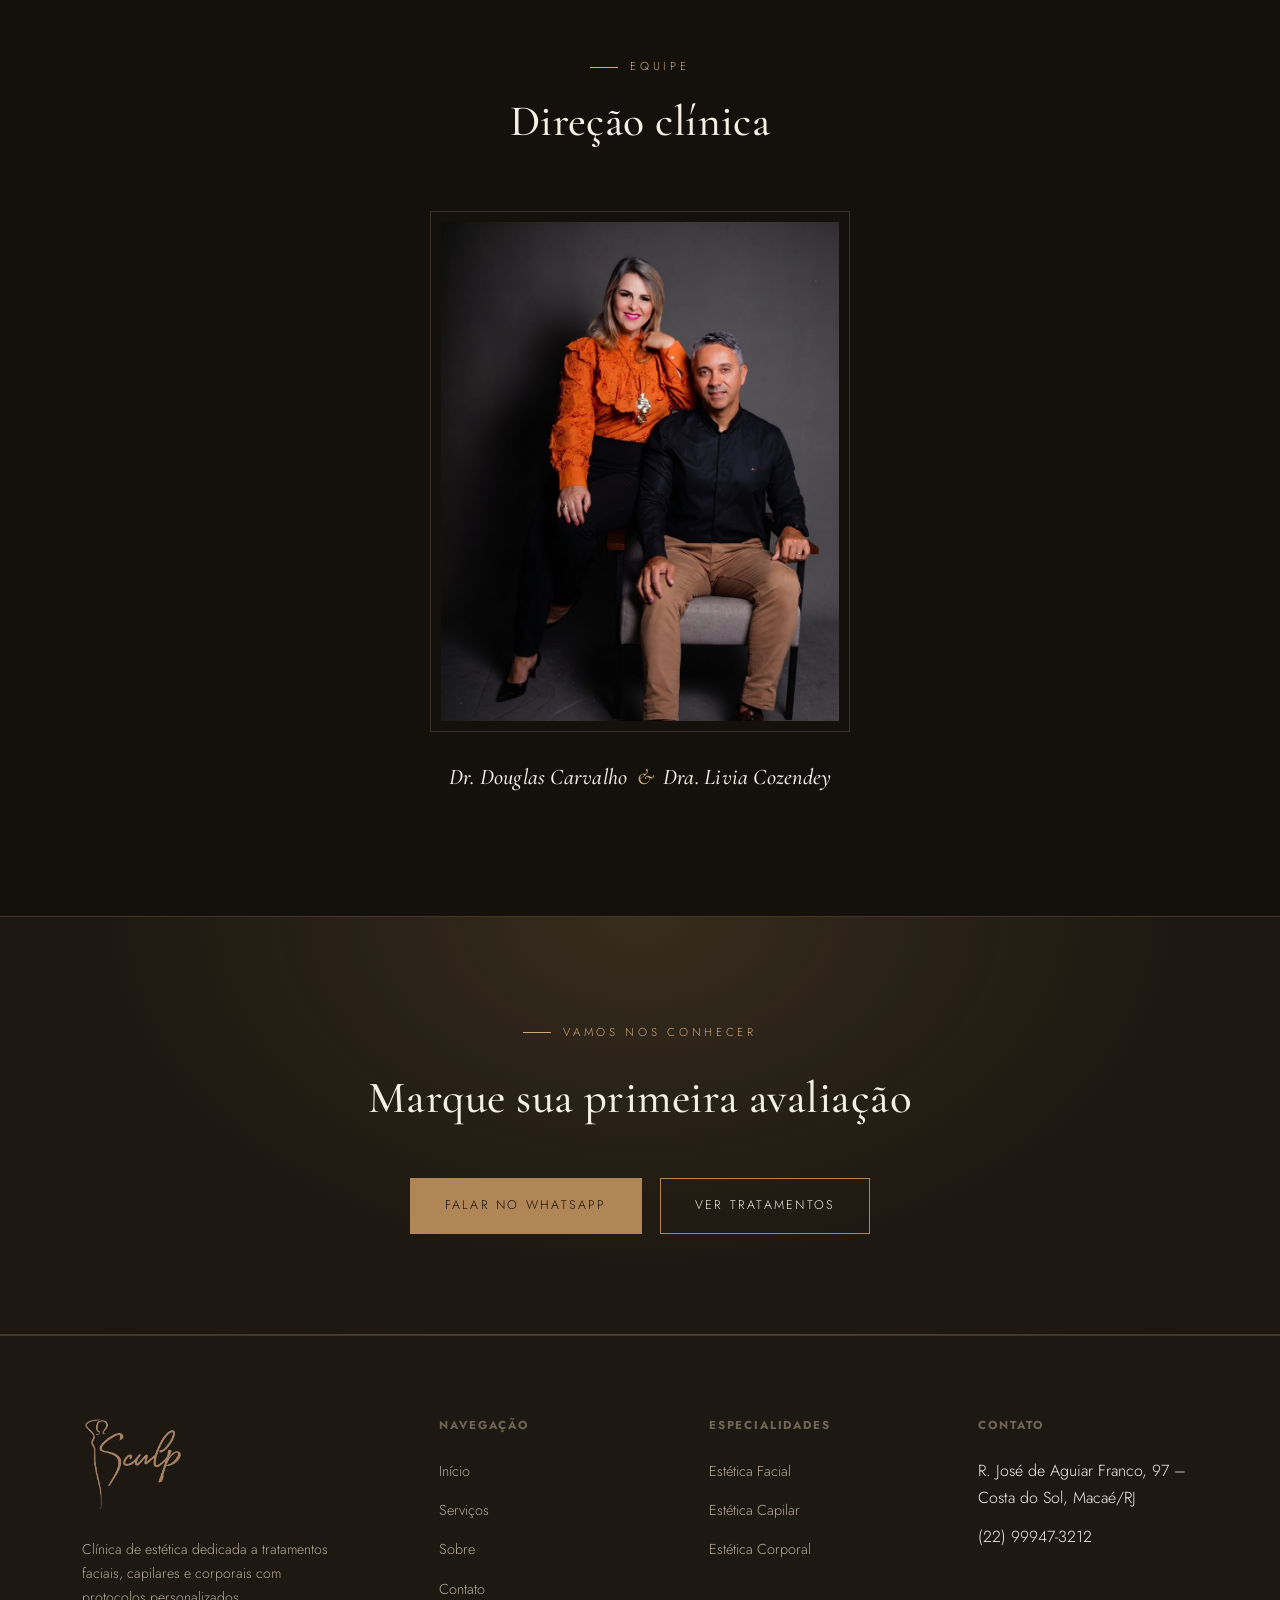
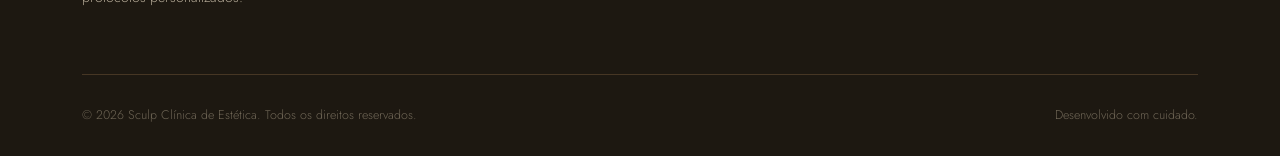
<file: sobre.html>
<!DOCTYPE html>
<html lang="pt-BR">
<head>
<meta charset="UTF-8">
<meta name="viewport" content="width=device-width, initial-scale=1.0">
<title>Sobre — Sculp Clínica de Estética</title>
<meta name="description" content="Conheça a filosofia, os valores e a equipe da Sculp Clínica de Estética.">
<link rel="preconnect" href="https://fonts.googleapis.com">
<link rel="preconnect" href="https://fonts.gstatic.com" crossorigin>
<link href="https://fonts.googleapis.com/css2?family=Cormorant+Garamond:ital,wght@0,400;0,500;0,600;1,500&family=Jost:wght@300;400;500&display=swap" rel="stylesheet">
<link rel="stylesheet" href="css/style.css">
</head>
<body>

<header class="site-header">
  <div class="container">
    <a href="index.html" class="logo"><img src="images/logo.png" alt="Sculp Clínica de Estética"></a>
    <nav class="nav-links">
      <a href="index.html">Início</a>
      <a href="servicos.html">Serviços</a>
      <a href="sobre.html" class="active">Sobre</a>
      <a href="contato.html">Contato</a>
      <a href="https://wa.me/5522999473212" class="nav-cta" target="_blank" rel="noopener">Agendar</a>
    </nav>
    <button class="nav-toggle" aria-label="Abrir menu"><span></span><span></span><span></span></button>
  </div>
</header>

<section class="page-hero">
  <div class="container">
    <p class="eyebrow">Nossa história</p>
    <h1>Sobre a Sculp</h1>
    <p class="breadcrumb"><a href="index.html">Início</a> / Sobre</p>
  </div>
</section>

<section class="section">
  <div class="container philosophy">
    <div>
      <p class="eyebrow">Quem somos</p>
      <blockquote>"Acreditamos que estética de verdade é aquela que respeita o tempo e a identidade de cada pessoa."</blockquote>
    </div>
    <div>
      <p class="lead" style="margin-top:0;">A Sculp nasceu para oferecer um cuidado estético completo — do rosto ao corpo — com técnica, ética e atenção aos detalhes. Cada atendimento começa com escuta: entender a história, a rotina e os objetivos de quem está à nossa frente, para então desenhar um plano de tratamento sob medida.</p>
      <p class="lead">Combinamos protocolos faciais, capilares e corporais em um só espaço, para que sua jornada de cuidado seja contínua, acompanhada e consistente.</p>
    </div>
  </div>
</section>

<section class="section section-alt">
  <div class="container">
    <div class="section-head center">
      <p class="eyebrow">O que nos guia</p>
      <h2>Nossos diferenciais</h2>
    </div>
    <div class="value-grid">
      <div class="value-item">
        <div class="cat-icon"><svg viewBox="0 0 48 48" fill="none" stroke="currentColor" stroke-width="1.1"><circle cx="24" cy="24" r="17"/><path d="M24 15v9l6 4"/></svg></div>
        <h4>Avaliação individual</h4>
        <p>Nenhum protocolo é padrão — cada plano é construído a partir da sua avaliação.</p>
      </div>
      <div class="value-item">
        <div class="cat-icon"><svg viewBox="0 0 48 48" fill="none" stroke="currentColor" stroke-width="1.1"><rect x="10" y="14" width="28" height="20" rx="2"/><path d="M10 20h28"/><path d="M17 27h6"/></svg></div>
        <h4>Tecnologia e técnica</h4>
        <p>Equipamentos e protocolos atualizados, aplicados por profissionais qualificados.</p>
      </div>
      <div class="value-item">
        <div class="cat-icon"><svg viewBox="0 0 48 48" fill="none" stroke="currentColor" stroke-width="1.1"><path d="M24 8c8 6 14 9 14 18a14 14 0 01-28 0c0-9 6-12 14-18z"/></svg></div>
        <h4>Ambiente exclusivo</h4>
        <p>Um espaço pensado para o seu conforto, do acolhimento à sala de atendimento.</p>
      </div>
      <div class="value-item">
        <div class="cat-icon"><svg viewBox="0 0 48 48" fill="none" stroke="currentColor" stroke-width="1.1"><path d="M24 40s-14-8-14-19a8 8 0 0114-5 8 8 0 0114 5c0 11-14 19-14 19z"/></svg></div>
        <h4>Cuidado contínuo</h4>
        <p>Acompanhamento próximo antes, durante e depois de cada tratamento.</p>
      </div>
    </div>
  </div>
</section>

<section class="section">
  <div class="container">
    <div class="section-head center">
      <p class="eyebrow">Equipe</p>
      <h2>Direção clínica</h2>
    </div>
    <div class="team-photo-wrap">
      <img src="images/equipe.jpg" alt="Dr. Douglas Carvalho e Dra. Livia Cozendey" class="team-photo">
      <div class="team-photo-caption">
        <h4>Dr. Douglas Carvalho <span>&amp;</span> Dra. Livia Cozendey</h4>
      </div>
    </div>
  </div>
</section>

<section class="cta-banner">
  <div class="container">
    <p class="eyebrow">Vamos nos conhecer</p>
    <h2>Marque sua primeira avaliação</h2>
    <div class="btn-row">
      <a href="https://wa.me/5522999473212" target="_blank" rel="noopener" class="btn btn-solid">Falar no WhatsApp</a>
      <a href="servicos.html" class="btn btn-outline">Ver tratamentos</a>
    </div>
  </div>
</section>

<footer class="site-footer">
  <div class="container">
    <div class="footer-grid">
      <div>
        <a href="index.html" class="logo"><img src="images/logo.png" alt="Sculp Clínica de Estética"></a>
        <p>Clínica de estética dedicada a tratamentos faciais, capilares e corporais com protocolos personalizados.</p>
      </div>
      <div class="footer-col">
        <h5>Navegação</h5>
        <ul>
          <li><a href="index.html">Início</a></li>
          <li><a href="servicos.html">Serviços</a></li>
          <li><a href="sobre.html">Sobre</a></li>
          <li><a href="contato.html">Contato</a></li>
        </ul>
      </div>
      <div class="footer-col">
        <h5>Especialidades</h5>
        <ul>
          <li><a href="servicos.html#facial">Estética Facial</a></li>
          <li><a href="servicos.html#capilar">Estética Capilar</a></li>
          <li><a href="servicos.html#corporal">Estética Corporal</a></li>
        </ul>
      </div>
      <div class="footer-col">
        <h5>Contato</h5>
        <ul>
          <li>R. José de Aguiar Franco, 97 – Costa do Sol, Macaé/RJ</li>
          <li>(22) 99947-3212</li>
        </ul>
      </div>
    </div>
    <div class="footer-bottom">
      <span>© 2026 Sculp Clínica de Estética. Todos os direitos reservados.</span>
      <span>Desenvolvido com cuidado.</span>
    </div>
  </div>
</footer>

<a href="https://wa.me/5522999473212" target="_blank" rel="noopener" class="wa-float" aria-label="Falar no WhatsApp">
  <svg viewBox="0 0 24 24" fill="currentColor"><path d="M17.5 14.4c-.3-.2-1.8-.9-2-1s-.5-.1-.7.1-.8 1-.9 1.2-.3.2-.6.1a7.7 7.7 0 01-3.8-3.3c-.3-.5.3-.5.8-1.5.1-.2 0-.4 0-.5L9.4 7.6c-.2-.5-.4-.4-.6-.4h-.5a1 1 0 00-.7.3 3 3 0 00-1 2.3c0 1.3.9 2.6 1.1 2.8.1.2 2 3 4.8 4.3 2.7 1.1 2.7.8 3.2.7a2.7 2.7 0 001.8-1.3c.2-.4.2-.7.1-.8s-.2-.1-.5-.3z"/><path d="M12 2a10 10 0 00-8.5 15.2L2 22l4.9-1.5A10 10 0 1012 2zm0 18a8 8 0 01-4.3-1.2l-.3-.2-3 .9.9-2.9-.2-.3A8 8 0 1112 20z"/></svg>
</a>

<script src="js/script.js"></script>
</body>
</html>
</file>
<file: css/style.css>
/* ============================================
   SCULP — Clínica de Estética
   Paleta extraída da identidade visual real:
   terracota/caramelo sobre grafite e nude.
   ============================================ */

:root {
  --charcoal: #14110d;
  --charcoal-alt: #1d1811;
  --charcoal-soft: #24201a;
  --cream: #ece1d2;
  --cream-alt: #e3d5bf;
  --caramel: #b08657;
  --caramel-light: #cfa878;
  --caramel-deep: #8a6440;
  --ivory: #f5efe4;
  --muted: #b6ab98;
  --muted-dark: #6f6656;
  --border-line: rgba(176, 134, 87, 0.28);

  --font-head: "Cormorant Garamond", serif;
  --font-body: "Jost", sans-serif;

  --container: 1180px;
  --radius: 2px;
}

* { margin: 0; padding: 0; box-sizing: border-box; }

html { scroll-behavior: smooth; }

body {
  background: var(--charcoal);
  color: var(--ivory);
  font-family: var(--font-body);
  font-weight: 300;
  line-height: 1.7;
  -webkit-font-smoothing: antialiased;
  overflow-x: hidden;
}

img { max-width: 100%; display: block; }

a { color: inherit; text-decoration: none; }

ul { list-style: none; }

.container {
  width: 100%;
  min-width: 0;
  max-width: var(--container);
  margin: 0 auto;
  padding: 0 32px;
  box-sizing: border-box;
}

h1, h2, h3, h4 {
  font-family: var(--font-head);
  font-weight: 500;
  letter-spacing: 0.01em;
  color: var(--ivory);
  overflow-wrap: break-word;
}

p { overflow-wrap: break-word; }

.eyebrow {
  font-family: var(--font-body);
  font-size: 0.72rem;
  letter-spacing: 0.32em;
  text-transform: uppercase;
  color: var(--caramel-light);
  display: inline-block;
  margin-bottom: 18px;
}

.eyebrow::before {
  content: "";
  display: inline-block;
  width: 28px;
  height: 1px;
  background: var(--caramel-light);
  margin-right: 12px;
  vertical-align: middle;
}

.section {
  padding: 120px 0;
}

.section-alt {
  background: var(--charcoal-alt);
}

.section-cream {
  background: var(--cream);
  color: var(--charcoal);
}

.section-cream h1, .section-cream h2, .section-cream h3 {
  color: var(--charcoal);
}

.section-cream .eyebrow { color: var(--caramel-deep); }
.section-cream .eyebrow::before { background: var(--caramel-deep); }

.section-head {
  max-width: 640px;
  margin-bottom: 64px;
}

.section-head.center {
  margin-left: auto;
  margin-right: auto;
  text-align: center;
}

.section-head h2 {
  font-size: clamp(2.1rem, 3.4vw, 2.8rem);
  line-height: 1.2;
}

.lead {
  font-size: 1.05rem;
  color: var(--muted);
  margin-top: 18px;
  font-weight: 300;
}

.section-cream .lead { color: #5a5142; }

/* ---------- Buttons ---------- */

.btn {
  display: inline-flex;
  align-items: center;
  gap: 10px;
  padding: 16px 34px;
  font-size: 0.78rem;
  letter-spacing: 0.18em;
  text-transform: uppercase;
  border: 1px solid var(--caramel);
  color: var(--ivory);
  transition: background 0.35s ease, color 0.35s ease, border-color 0.35s ease;
  white-space: nowrap;
}

.btn-solid {
  background: var(--caramel);
  color: var(--charcoal);
}

.btn-solid:hover {
  background: var(--caramel-light);
  border-color: var(--caramel-light);
}

.btn-outline:hover {
  background: var(--caramel);
  color: var(--charcoal);
}

.section-cream .btn-outline {
  border-color: var(--caramel-deep);
  color: var(--charcoal);
}

.section-cream .btn-outline:hover {
  background: var(--caramel-deep);
  color: var(--ivory);
}

.btn-row {
  display: flex;
  gap: 18px;
  flex-wrap: wrap;
  margin-top: 42px;
}

/* ---------- Header ---------- */

.site-header {
  position: fixed;
  top: 0;
  left: 0;
  right: 0;
  z-index: 200;
  padding: 18px 0;
  transition: background 0.4s ease, padding 0.4s ease, box-shadow 0.4s ease;
}

.site-header .container {
  display: flex;
  align-items: center;
  justify-content: space-between;
}

.site-header.is-scrolled {
  background: rgba(20, 17, 13, 0.92);
  backdrop-filter: blur(10px);
  padding: 10px 0;
  box-shadow: 0 8px 30px rgba(0,0,0,0.25);
}

.logo {
  font-family: var(--font-head);
  font-style: italic;
  font-weight: 500;
  font-size: 1.7rem;
  letter-spacing: 0.06em;
  color: var(--ivory);
}

.logo span { color: var(--caramel-light); }

.logo img { height: 84px; width: auto; display: block; }

.footer-grid .logo img { height: 96px; }

.nav-links {
  display: flex;
  align-items: center;
  gap: 44px;
}

.nav-links a {
  font-size: 0.76rem;
  letter-spacing: 0.16em;
  text-transform: uppercase;
  color: var(--muted);
  position: relative;
  padding-bottom: 4px;
}

.nav-links a::after {
  content: "";
  position: absolute;
  left: 0; bottom: 0;
  width: 0;
  height: 1px;
  background: var(--caramel-light);
  transition: width 0.3s ease;
}

.nav-links a:hover,
.nav-links a.active {
  color: var(--ivory);
}

.nav-links a:hover::after,
.nav-links a.active::after {
  width: 100%;
}

.nav-cta {
  border: 1px solid var(--caramel);
  padding: 11px 24px;
  font-size: 0.72rem;
  letter-spacing: 0.16em;
  text-transform: uppercase;
  color: var(--ivory) !important;
}

.nav-cta::after { display: none; }
.nav-cta:hover { background: var(--caramel); color: var(--charcoal) !important; }

.nav-toggle {
  display: none;
  flex-direction: column;
  gap: 5px;
  background: none;
  border: none;
  cursor: pointer;
  z-index: 210;
}

.nav-toggle span {
  width: 26px;
  height: 1px;
  background: var(--ivory);
  transition: all 0.3s ease;
}

/* ---------- Hero ---------- */

.hero {
  position: relative;
  min-height: 100vh;
  display: flex;
  align-items: center;
  overflow: hidden;
  background:
    radial-gradient(ellipse at 75% 20%, rgba(176,134,87,0.16), transparent 55%),
    radial-gradient(ellipse at 15% 85%, rgba(176,134,87,0.10), transparent 50%),
    var(--charcoal);
}

.hero::before {
  content: "";
  position: absolute;
  inset: 0;
  background-image:
    linear-gradient(rgba(176,134,87,0.05) 1px, transparent 1px),
    linear-gradient(90deg, rgba(176,134,87,0.05) 1px, transparent 1px);
  background-size: 64px 64px;
  mask-image: radial-gradient(ellipse at center, black, transparent 75%);
  pointer-events: none;
}

.hero-inner {
  position: relative;
  z-index: 2;
  padding-top: 90px;
  max-width: 760px;
}

.hero h1 {
  font-size: 2.1rem;
  line-height: 1.2;
  font-weight: 500;
}

@media (min-width: 481px) {
  .hero h1 { font-size: 2.4rem; }
}

@media (min-width: 641px) {
  .hero h1 { font-size: 2.7rem; }
}

@media (min-width: 901px) {
  .hero h1 { font-size: 3.1rem; }
}

@media (min-width: 1201px) {
  .hero h1 { font-size: 3.4rem; }
}

.hero h1 em {
  font-style: italic;
  color: var(--caramel-light);
}

.hero .lead {
  max-width: 480px;
  font-size: 1.1rem;
}

.hero-frame {
  position: absolute;
  right: 6%;
  top: 50%;
  transform: translateY(-50%);
  width: 300px;
  height: 300px;
  border: 1px solid var(--border-line);
  z-index: 1;
}

.hero-frame::before {
  content: "";
  position: absolute;
  inset: 18px;
  border: 1px solid var(--border-line);
}

.scroll-cue {
  position: absolute;
  bottom: 42px;
  left: 32px;
  display: flex;
  align-items: center;
  gap: 14px;
  font-size: 0.68rem;
  letter-spacing: 0.28em;
  text-transform: uppercase;
  color: var(--muted-dark);
}

.scroll-cue .line {
  width: 1px;
  height: 46px;
  background: linear-gradient(var(--caramel-light), transparent);
}

/* ---------- Page hero (inner pages) ---------- */

.page-hero {
  padding: 190px 0 100px;
  background:
    radial-gradient(ellipse at 80% 0%, rgba(176,134,87,0.14), transparent 55%),
    var(--charcoal);
  text-align: center;
  border-bottom: 1px solid var(--border-line);
}

.page-hero h1 {
  font-size: clamp(2.4rem, 5vw, 3.4rem);
}

.breadcrumb {
  margin-top: 20px;
  font-size: 0.75rem;
  letter-spacing: 0.12em;
  color: var(--muted-dark);
  text-transform: uppercase;
}

.breadcrumb a { color: var(--caramel-light); }

/* ---------- Philosophy strip ---------- */

.philosophy {
  display: grid;
  grid-template-columns: 1fr 1fr;
  gap: 80px;
  align-items: center;
}

.philosophy blockquote {
  font-family: var(--font-head);
  font-style: italic;
  font-size: clamp(1.5rem, 2.4vw, 2rem);
  line-height: 1.5;
  color: var(--ivory);
  border-left: 1px solid var(--caramel);
  padding-left: 28px;
}

.stat-row {
  display: grid;
  grid-template-columns: repeat(3, 1fr);
  gap: 30px;
  margin-top: 50px;
}

.stat-row div {
  border-top: 1px solid var(--border-line);
  padding-top: 16px;
}

.stat-row strong {
  display: block;
  font-family: var(--font-head);
  font-size: 1.6rem;
  color: var(--caramel-light);
  margin-bottom: 6px;
}

.stat-row span {
  font-size: 0.78rem;
  color: var(--muted);
  letter-spacing: 0.02em;
}

/* ---------- Category cards ---------- */

.cat-grid {
  display: grid;
  grid-template-columns: repeat(3, 1fr);
  gap: 2px;
  background: var(--border-line);
}

.cat-card {
  background: var(--charcoal);
  padding: 56px 40px;
  transition: background 0.4s ease;
}

.cat-card:hover { background: var(--charcoal-soft); }

.cat-icon {
  width: 52px;
  height: 52px;
  margin-bottom: 30px;
  color: var(--caramel-light);
}

.cat-icon svg { width: 100%; height: 100%; }

.cat-card h3 {
  font-size: 1.5rem;
  margin-bottom: 14px;
}

.cat-card p {
  color: var(--muted);
  font-size: 0.92rem;
  margin-bottom: 26px;
}

.cat-link {
  font-size: 0.72rem;
  letter-spacing: 0.16em;
  text-transform: uppercase;
  color: var(--caramel-light);
  border-bottom: 1px solid var(--caramel-deep);
  padding-bottom: 3px;
}

/* ---------- Services list ---------- */

.service-category {
  margin-bottom: 90px;
}

.service-category-head {
  display: flex;
  align-items: baseline;
  justify-content: space-between;
  gap: 20px;
  border-bottom: 1px solid var(--border-line);
  padding-bottom: 20px;
  margin-bottom: 36px;
  flex-wrap: wrap;
}

.service-category-head h2 {
  font-size: 2rem;
}

.service-category-head .count {
  font-size: 0.78rem;
  letter-spacing: 0.1em;
  color: var(--muted-dark);
  text-transform: uppercase;
}

.service-highlights {
  display: grid;
  grid-template-columns: repeat(2, 1fr);
  gap: 18px 40px;
  margin-bottom: 30px;
}

.service-item {
  display: flex;
  gap: 16px;
  padding: 18px 0;
  border-bottom: 1px solid rgba(176,134,87,0.14);
}

.service-item .num {
  font-family: var(--font-head);
  font-style: italic;
  color: var(--caramel-deep);
  font-size: 1.1rem;
  min-width: 28px;
}

.service-item h4 {
  font-size: 1.05rem;
  font-weight: 400;
  margin-bottom: 4px;
}

.service-item p {
  font-size: 0.85rem;
  color: var(--muted);
}

.service-more {
  display: none;
}

.service-more.is-open {
  display: grid;
}

.toggle-more {
  background: none;
  border: none;
  color: var(--caramel-light);
  font-family: var(--font-body);
  font-size: 0.76rem;
  letter-spacing: 0.16em;
  text-transform: uppercase;
  cursor: pointer;
  display: inline-flex;
  align-items: center;
  gap: 10px;
  padding: 6px 0;
  border-bottom: 1px solid var(--caramel-deep);
}

.toggle-more .plus {
  transition: transform 0.3s ease;
  font-size: 1rem;
}

.toggle-more.is-open .plus { transform: rotate(45deg); }

/* ---------- Testimonials ---------- */

.testi-grid {
  display: grid;
  grid-template-columns: repeat(3, 1fr);
  gap: 40px;
}

.testi-card {
  padding: 40px 34px;
  background: var(--charcoal-alt);
  border-top: 1px solid var(--caramel);
}

.testi-card .stars {
  color: var(--caramel-light);
  letter-spacing: 3px;
  font-size: 0.9rem;
  margin-bottom: 22px;
}

.testi-card p {
  font-size: 0.95rem;
  color: var(--ivory);
  margin-bottom: 24px;
  font-style: italic;
}

.testi-card .name {
  font-size: 0.8rem;
  letter-spacing: 0.08em;
  text-transform: uppercase;
  color: var(--muted);
}

.testi-note {
  margin-top: 30px;
  font-size: 0.78rem;
  color: var(--muted-dark);
}

/* ---------- Team / values ---------- */

.value-grid {
  display: grid;
  grid-template-columns: repeat(4, 1fr);
  gap: 40px;
}

.value-item .cat-icon { width: 40px; height: 40px; margin-bottom: 22px; }

.value-item h4 {
  font-family: var(--font-head);
  font-size: 1.25rem;
  margin-bottom: 10px;
}

.value-item p {
  font-size: 0.88rem;
  color: var(--muted);
}

.team-photo-wrap {
  max-width: 420px;
  margin: 60px auto 0;
  text-align: center;
}

.team-photo {
  width: 100%;
  border: 1px solid var(--border-line);
  padding: 10px;
}

.team-photo-caption {
  margin-top: 26px;
}

.team-photo-caption h4 {
  font-family: var(--font-head);
  font-style: italic;
  font-size: 1.4rem;
  font-weight: 500;
  color: var(--ivory);
}

.team-photo-caption h4 span {
  color: var(--caramel-light);
  margin: 0 4px;
}

/* ---------- CTA banner ---------- */

.cta-banner {
  padding: 100px 0;
  text-align: center;
  background:
    radial-gradient(ellipse at 50% 0%, rgba(176,134,87,0.18), transparent 60%),
    var(--charcoal-alt);
  border-top: 1px solid var(--border-line);
  border-bottom: 1px solid var(--border-line);
}

.cta-banner h2 {
  font-size: clamp(2rem, 4vw, 2.8rem);
  margin-bottom: 20px;
}

.cta-banner .lead { max-width: 520px; margin-left: auto; margin-right: auto; }

.cta-banner .btn-row { justify-content: center; }

/* ---------- Contact page ---------- */

.contact-grid {
  display: grid;
  grid-template-columns: 0.9fr 1.1fr;
  gap: 80px;
}

.contact-info-item {
  display: flex;
  gap: 20px;
  padding: 26px 0;
  border-bottom: 1px solid var(--border-line);
}

.contact-info-item .icon {
  width: 22px; height: 22px;
  color: var(--caramel-light);
  flex-shrink: 0;
  margin-top: 3px;
}

.contact-info-item h4 {
  font-size: 0.78rem;
  letter-spacing: 0.14em;
  text-transform: uppercase;
  color: var(--muted-dark);
  margin-bottom: 6px;
  font-weight: 400;
}

.contact-info-item p { color: var(--ivory); font-size: 0.98rem; }

.social-row {
  display: flex;
  gap: 16px;
  margin-top: 34px;
}

.social-row a {
  width: 42px; height: 42px;
  border: 1px solid var(--border-line);
  display: flex;
  align-items: center;
  justify-content: center;
  color: var(--caramel-light);
  transition: border-color 0.3s ease, background 0.3s ease;
}

.social-row a:hover { background: var(--caramel); border-color: var(--caramel); color: var(--charcoal); }
.social-row svg { width: 18px; height: 18px; }

.form-field {
  margin-bottom: 26px;
}

.form-field label {
  display: block;
  font-size: 0.72rem;
  letter-spacing: 0.14em;
  text-transform: uppercase;
  color: var(--muted);
  margin-bottom: 10px;
}

.form-field input,
.form-field select,
.form-field textarea {
  width: 100%;
  background: transparent;
  border: none;
  border-bottom: 1px solid var(--border-line);
  color: var(--ivory);
  font-family: var(--font-body);
  font-size: 0.98rem;
  padding: 10px 0;
  transition: border-color 0.3s ease;
}

.form-field select option { background: var(--charcoal); }

.form-field input:focus,
.form-field select:focus,
.form-field textarea:focus {
  outline: none;
  border-color: var(--caramel);
}

.form-row { display: grid; grid-template-columns: 1fr 1fr; gap: 26px; }

.map-block {
  margin-top: 60px;
  border: 1px solid var(--border-line);
  aspect-ratio: 16/6;
  overflow: hidden;
}

.map-block iframe { width: 100%; height: 100%; border: 0; filter: grayscale(1) invert(0.92) contrast(0.9); }

/* ---------- Footer ---------- */

.site-footer {
  background: var(--charcoal-alt);
  padding: 80px 0 30px;
  border-top: 1px solid var(--border-line);
}

.footer-grid {
  display: grid;
  grid-template-columns: 1.4fr 1fr 1fr 1fr;
  gap: 50px;
  padding-bottom: 60px;
}

.footer-grid .logo { display: inline-block; margin-bottom: 18px; }

.footer-grid p { color: var(--muted); font-size: 0.88rem; max-width: 260px; }

.footer-col h5 {
  font-size: 0.72rem;
  letter-spacing: 0.16em;
  text-transform: uppercase;
  color: var(--muted-dark);
  margin-bottom: 22px;
}

.footer-col ul li { margin-bottom: 12px; }
.footer-col ul a { color: var(--muted); font-size: 0.9rem; transition: color 0.3s ease; }
.footer-col ul a:hover { color: var(--caramel-light); }

.footer-bottom {
  padding-top: 30px;
  border-top: 1px solid var(--border-line);
  display: flex;
  justify-content: space-between;
  flex-wrap: wrap;
  gap: 12px;
  font-size: 0.78rem;
  color: var(--muted-dark);
}

/* ---------- WhatsApp float ---------- */

.wa-float {
  position: fixed;
  bottom: 28px;
  right: 28px;
  z-index: 300;
  width: 58px;
  height: 58px;
  border-radius: 50%;
  background: var(--caramel);
  display: flex;
  align-items: center;
  justify-content: center;
  box-shadow: 0 10px 30px rgba(0,0,0,0.35);
  transition: transform 0.3s ease, background 0.3s ease;
}

.wa-float:hover { transform: translateY(-3px); background: var(--caramel-light); }
.wa-float svg { width: 26px; height: 26px; color: var(--charcoal); }

/* ---------- Responsive ---------- */

@media (max-width: 980px) {
  .philosophy { grid-template-columns: 1fr; gap: 40px; }
  .cat-grid { grid-template-columns: 1fr; }
  .testi-grid { grid-template-columns: 1fr; gap: 24px; }
  .value-grid { grid-template-columns: repeat(2, 1fr); }
  .contact-grid { grid-template-columns: 1fr; gap: 60px; }
  .footer-grid { grid-template-columns: 1fr 1fr; }
  .service-highlights { grid-template-columns: 1fr; }
}

@media (max-width: 760px) {
  .container { padding: 0 22px; }
  .section { padding: 80px 0; }
  .nav-links {
    position: fixed;
    inset: 0;
    background: var(--charcoal);
    flex-direction: column;
    justify-content: center;
    gap: 34px;
    transform: translateX(100%);
    transition: transform 0.4s ease;
  }
  .nav-links.is-open { transform: translateX(0); }
  .nav-toggle { display: flex; }
  .hero-frame { display: none; }
  .form-row { grid-template-columns: 1fr; }
  .value-grid { grid-template-columns: 1fr; }
  .footer-grid { grid-template-columns: 1fr; gap: 40px; }
}
</file>
